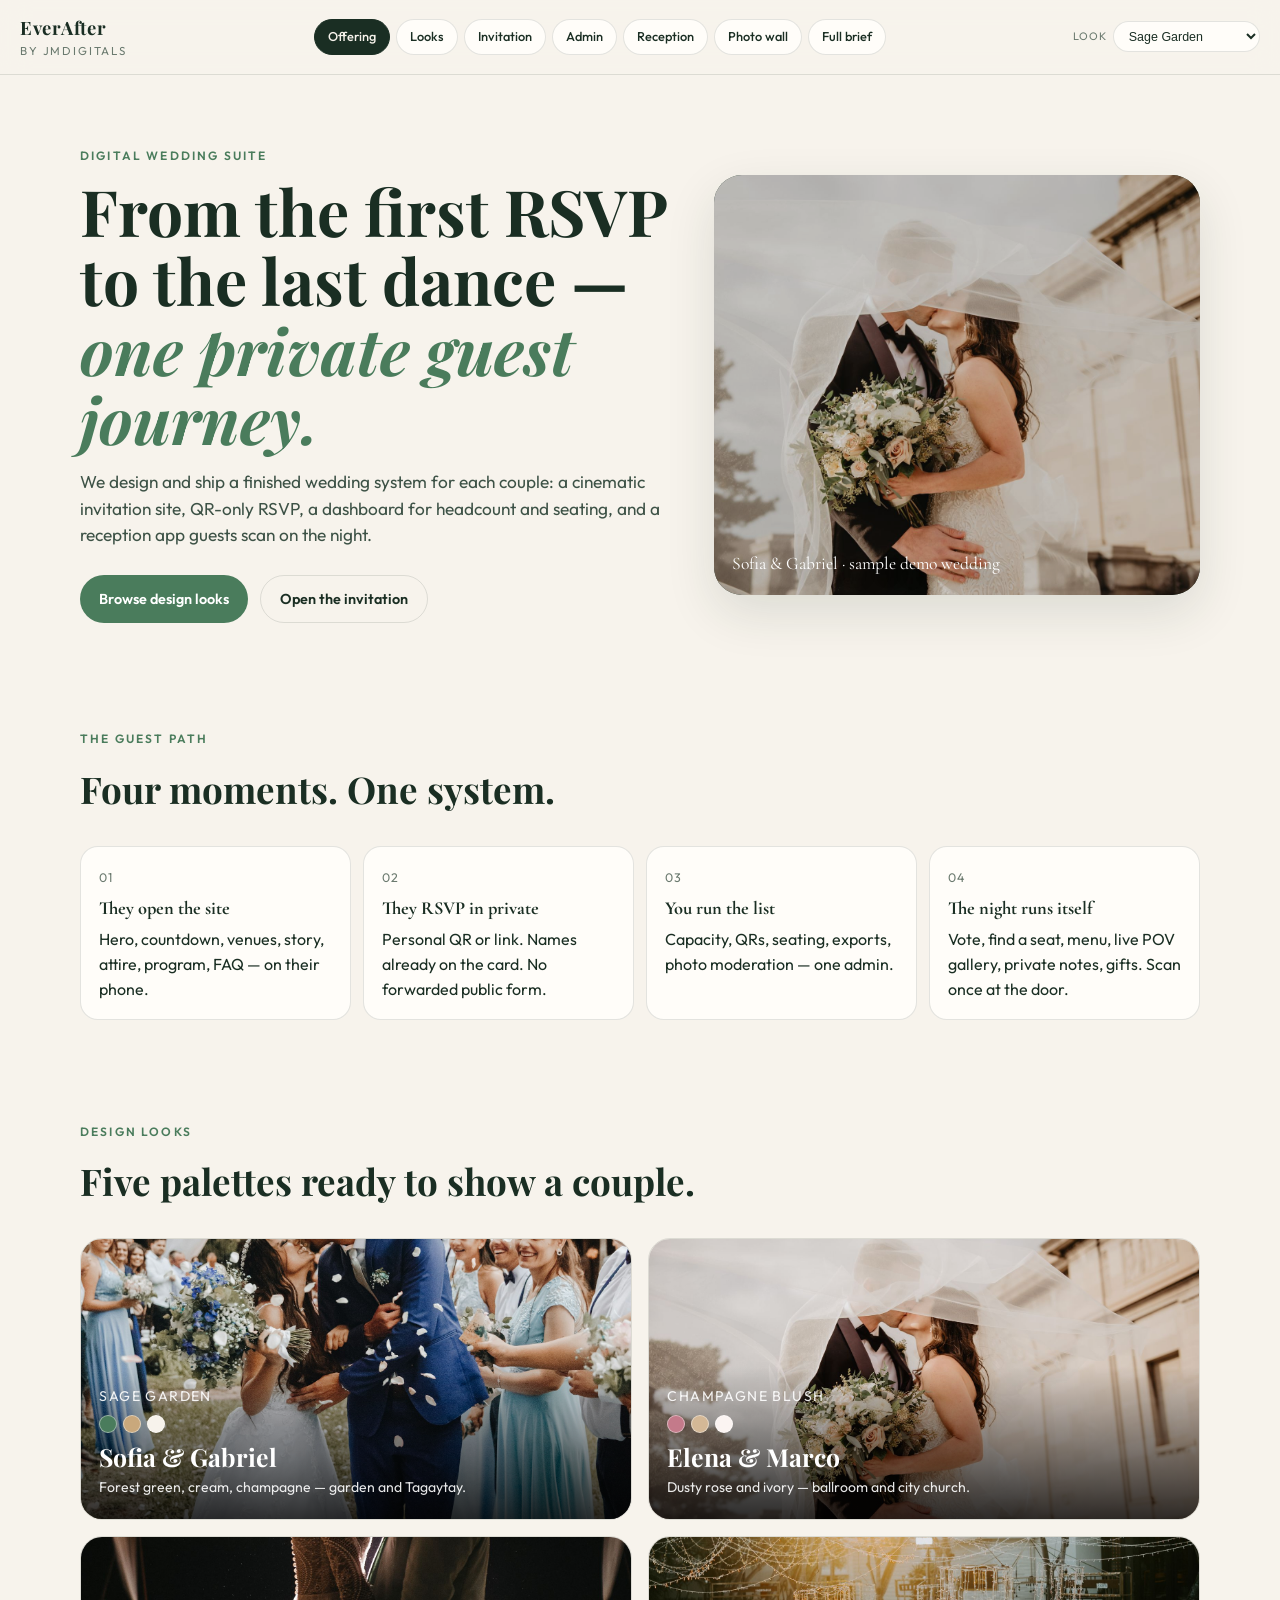
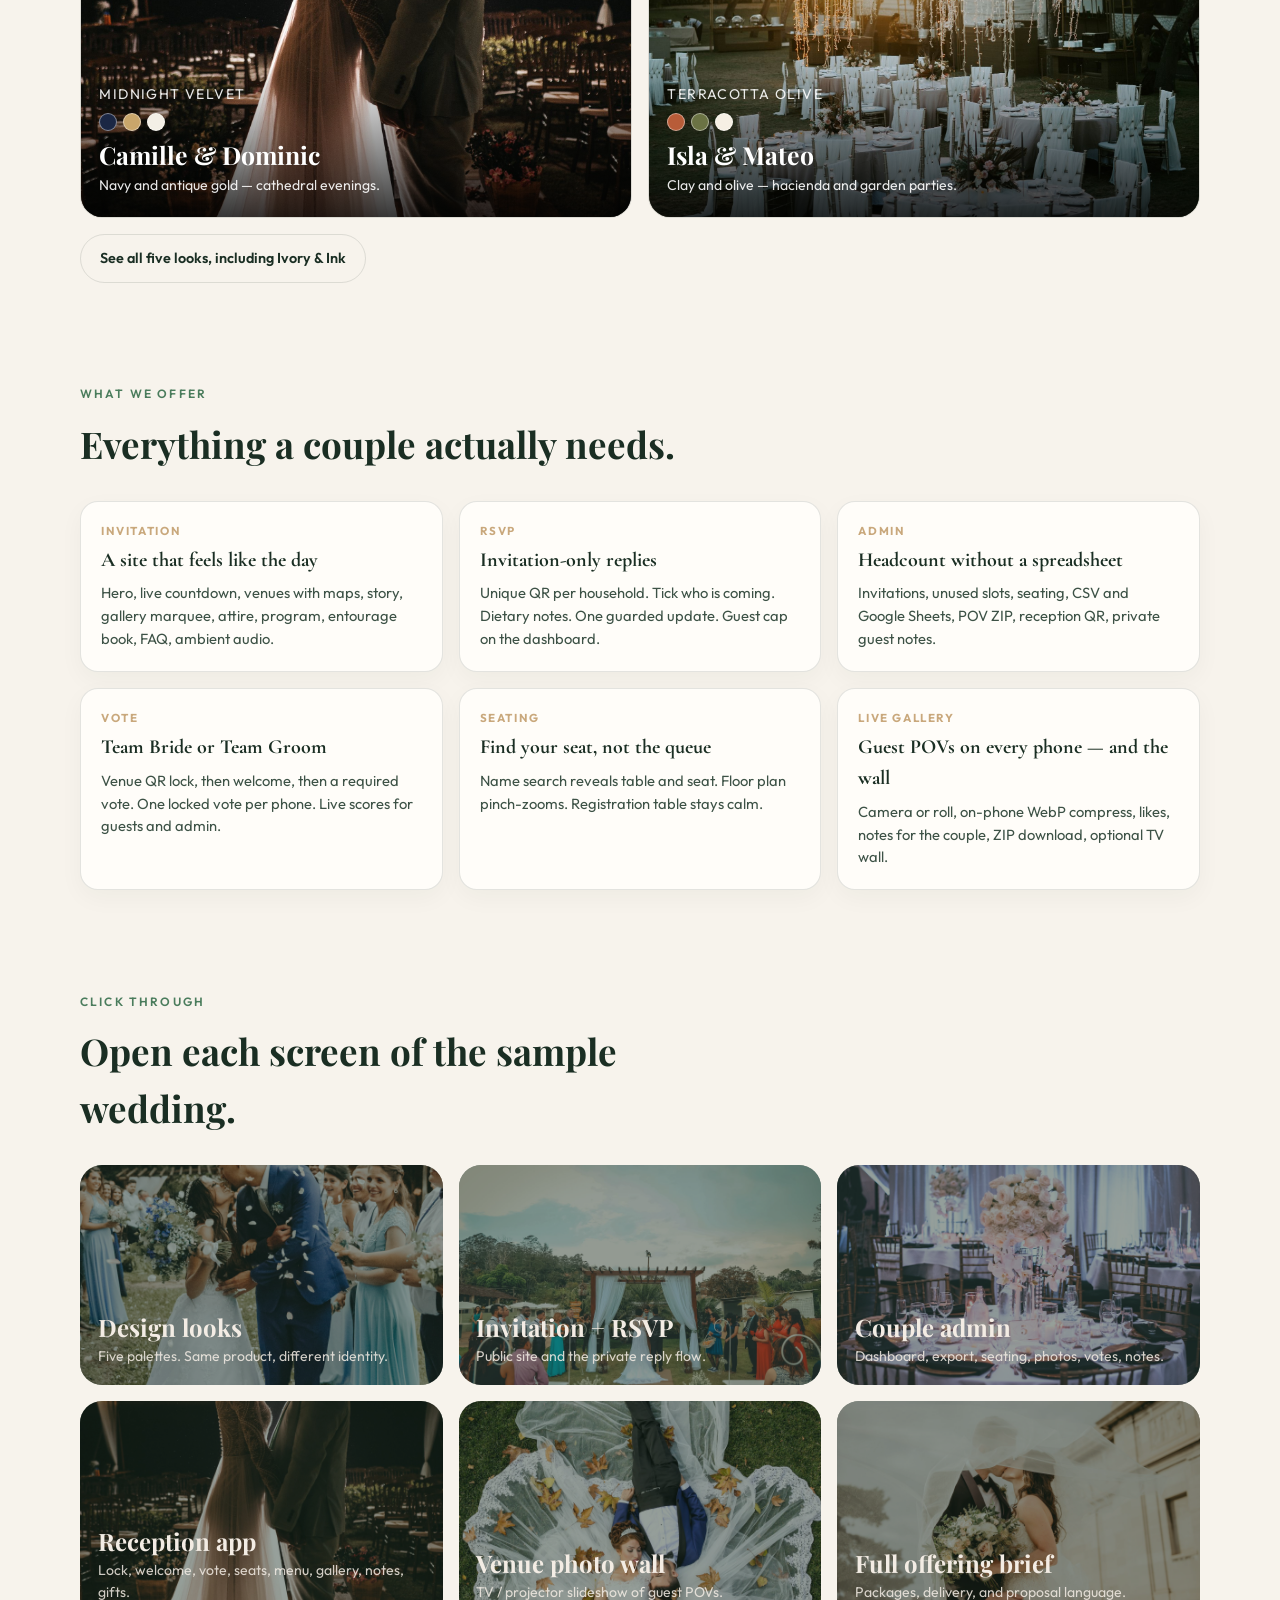
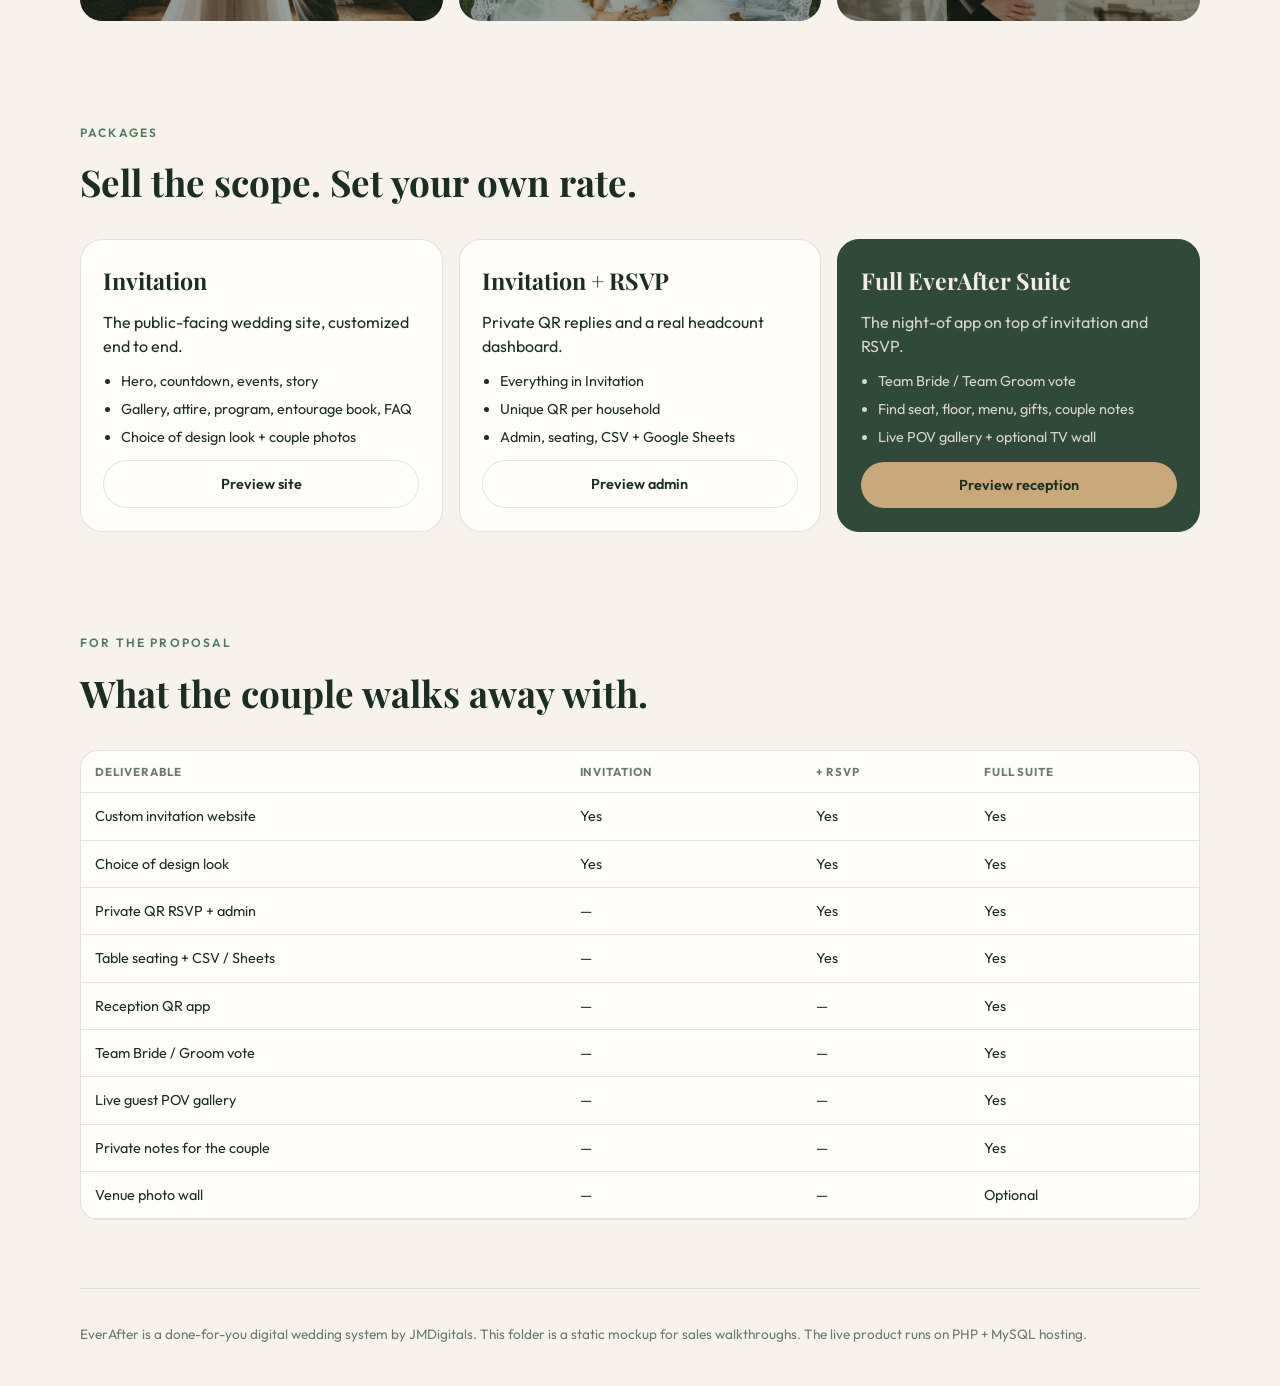
<file: index.html>
<!DOCTYPE html>
<html lang="en">
<head>
  <meta charset="UTF-8" />
  <meta name="viewport" content="width=device-width, initial-scale=1.0" />
  <script>document.documentElement.setAttribute("data-theme", new URLSearchParams(location.search).get("theme") || localStorage.getItem("ea-theme") || "sage");</script>
  <title>EverAfter — Digital Wedding Suite | JMDigitals</title>
  <meta name="description" content="A complete digital wedding system: invitation website, private QR RSVP, admin dashboard, and live reception app." />
  <link rel="stylesheet" href="assets/mockup.css" />
  <link rel="stylesheet" href="assets/themes.css" />
</head>
<body>
  <header class="hub-bar">
    <a class="hub-brand" href="index.html">
      <strong>EverAfter</strong>
      <span>by JMDigitals</span>
    </a>
    <nav class="hub-nav" aria-label="Mockup screens">
      <a class="is-active" href="index.html">Offering</a>
      <a href="designs.html">Looks</a>
      <a href="invitation.html">Invitation</a>
      <a href="admin.html">Admin</a>
      <a href="reception.html">Reception</a>
      <a href="wall.html">Photo wall</a>
      <a href="offering.html">Full brief</a>
    </nav>
    <div class="theme-switch">
      <label for="theme-select">Look</label>
      <select id="theme-select">
        <option value="sage">Sage Garden</option>
        <option value="blush">Champagne Blush</option>
        <option value="navy">Midnight Velvet</option>
        <option value="terra">Terracotta Olive</option>
        <option value="ink">Ivory &amp; Ink</option>
      </select>
    </div>
  </header>

  <main>
    <section class="hero wrap">
      <div>
        <p class="eyebrow">Digital wedding suite</p>
        <h1>From the first RSVP to the last dance — <em>one private guest journey.</em></h1>
        <p class="lede">
          We design and ship a finished wedding system for each couple: a cinematic invitation site,
          QR-only RSVP, a dashboard for headcount and seating, and a reception app guests scan on the night.
        </p>
        <div class="hero-actions">
          <a class="btn btn-primary" href="designs.html">Browse design looks</a>
          <a class="btn btn-ghost" href="invitation.html">Open the invitation</a>
        </div>
      </div>
      <figure class="hero-art">
        <img src="assets/photos/hub-hero.jpg" alt="Wedding celebration" />
        <figcaption>Sofia &amp; Gabriel · sample demo wedding</figcaption>
      </figure>
    </section>

    <section class="wrap">
      <div class="section-head">
        <p class="eyebrow">The guest path</p>
        <h2>Four moments. One system.</h2>
      </div>
      <div class="journey">
        <article>
          <span>01</span>
          <strong>They open the site</strong>
          <p>Hero, countdown, venues, story, attire, program, FAQ — on their phone.</p>
        </article>
        <article>
          <span>02</span>
          <strong>They RSVP in private</strong>
          <p>Personal QR or link. Names already on the card. No forwarded public form.</p>
        </article>
        <article>
          <span>03</span>
          <strong>You run the list</strong>
          <p>Capacity, QRs, seating, exports, photo moderation — one admin.</p>
        </article>
        <article>
          <span>04</span>
          <strong>The night runs itself</strong>
          <p>Vote, find a seat, menu, live POV gallery, private notes, gifts. Scan once at the door.</p>
        </article>
      </div>
    </section>

    <section class="wrap">
      <div class="section-head">
        <p class="eyebrow">Design looks</p>
        <h2>Five palettes ready to show a couple.</h2>
      </div>
      <div class="looks">
        <a class="look" href="invitation.html?theme=sage">
          <img src="assets/photos/look-sage.jpg" alt="" />
          <div class="look-body">
            <p class="look-meta">Sage Garden</p>
            <div class="swatches">
              <i class="swatch" style="background:#4a7c5c"></i>
              <i class="swatch" style="background:#c9a87c"></i>
              <i class="swatch" style="background:#f7f3ec"></i>
            </div>
            <h3>Sofia &amp; Gabriel</h3>
            <p>Forest green, cream, champagne — garden and Tagaytay.</p>
          </div>
        </a>
        <a class="look" href="invitation.html?theme=blush">
          <img src="assets/photos/look-blush.jpg" alt="" />
          <div class="look-body">
            <p class="look-meta">Champagne Blush</p>
            <div class="swatches">
              <i class="swatch" style="background:#c47a8a"></i>
              <i class="swatch" style="background:#d4b896"></i>
              <i class="swatch" style="background:#fbf4f2"></i>
            </div>
            <h3>Elena &amp; Marco</h3>
            <p>Dusty rose and ivory — ballroom and city church.</p>
          </div>
        </a>
        <a class="look" href="invitation.html?theme=navy">
          <img src="assets/photos/look-navy.jpg" alt="" />
          <div class="look-body">
            <p class="look-meta">Midnight Velvet</p>
            <div class="swatches">
              <i class="swatch" style="background:#1b2744"></i>
              <i class="swatch" style="background:#c9a66b"></i>
              <i class="swatch" style="background:#f3efe6"></i>
            </div>
            <h3>Camille &amp; Dominic</h3>
            <p>Navy and antique gold — cathedral evenings.</p>
          </div>
        </a>
        <a class="look" href="invitation.html?theme=terra">
          <img src="assets/photos/look-terra.jpg" alt="" />
          <div class="look-body">
            <p class="look-meta">Terracotta Olive</p>
            <div class="swatches">
              <i class="swatch" style="background:#b85c38"></i>
              <i class="swatch" style="background:#6b7344"></i>
              <i class="swatch" style="background:#f6efe4"></i>
            </div>
            <h3>Isla &amp; Mateo</h3>
            <p>Clay and olive — hacienda and garden parties.</p>
          </div>
        </a>
      </div>
      <p style="margin-top:1rem"><a class="btn btn-ghost" href="designs.html">See all five looks, including Ivory &amp; Ink</a></p>
    </section>

    <section class="wrap">
      <div class="section-head">
        <p class="eyebrow">What we offer</p>
        <h2>Everything a couple actually needs.</h2>
      </div>
      <div class="cards">
        <article class="card">
          <p class="num">Invitation</p>
          <h3>A site that feels like the day</h3>
          <p>Hero, live countdown, venues with maps, story, gallery marquee, attire, program, entourage book, FAQ, ambient audio.</p>
        </article>
        <article class="card">
          <p class="num">RSVP</p>
          <h3>Invitation-only replies</h3>
          <p>Unique QR per household. Tick who is coming. Dietary notes. One guarded update. Guest cap on the dashboard.</p>
        </article>
        <article class="card">
          <p class="num">Admin</p>
          <h3>Headcount without a spreadsheet</h3>
          <p>Invitations, unused slots, seating, CSV and Google Sheets, POV ZIP, reception QR, private guest notes.</p>
        </article>
        <article class="card">
          <p class="num">Vote</p>
          <h3>Team Bride or Team Groom</h3>
          <p>Venue QR lock, then welcome, then a required vote. One locked vote per phone. Live scores for guests and admin.</p>
        </article>
        <article class="card">
          <p class="num">Seating</p>
          <h3>Find your seat, not the queue</h3>
          <p>Name search reveals table and seat. Floor plan pinch-zooms. Registration table stays calm.</p>
        </article>
        <article class="card">
          <p class="num">Live gallery</p>
          <h3>Guest POVs on every phone — and the wall</h3>
          <p>Camera or roll, on-phone WebP compress, likes, notes for the couple, ZIP download, optional TV wall.</p>
        </article>
      </div>
    </section>

    <section class="wrap">
      <div class="section-head">
        <p class="eyebrow">Click through</p>
        <h2>Open each screen of the sample wedding.</h2>
      </div>
      <div class="screens">
        <a class="screen-link" href="designs.html">
          <img src="assets/photos/look-sage.jpg" alt="" />
          <div>
            <h3>Design looks</h3>
            <p>Five palettes. Same product, different identity.</p>
          </div>
        </a>
        <a class="screen-link" href="invitation.html">
          <img src="assets/photos/ceremony.jpg" alt="" />
          <div>
            <h3>Invitation + RSVP</h3>
            <p>Public site and the private reply flow.</p>
          </div>
        </a>
        <a class="screen-link" href="admin.html">
          <img src="assets/photos/table-ballroom.jpg" alt="" />
          <div>
            <h3>Couple admin</h3>
            <p>Dashboard, export, seating, photos, votes, notes.</p>
          </div>
        </a>
        <a class="screen-link" href="reception.html">
          <img src="assets/photos/hero-navy.jpg" alt="" />
          <div>
            <h3>Reception app</h3>
            <p>Lock, welcome, vote, seats, menu, gallery, notes, gifts.</p>
          </div>
        </a>
        <a class="screen-link" href="wall.html">
          <img src="assets/photos/gallery-06.jpg" alt="" />
          <div>
            <h3>Venue photo wall</h3>
            <p>TV / projector slideshow of guest POVs.</p>
          </div>
        </a>
        <a class="screen-link" href="offering.html">
          <img src="assets/photos/hub-hero.jpg" alt="" />
          <div>
            <h3>Full offering brief</h3>
            <p>Packages, delivery, and proposal language.</p>
          </div>
        </a>
      </div>
    </section>

    <section class="wrap">
      <div class="section-head">
        <p class="eyebrow">Packages</p>
        <h2>Sell the scope. Set your own rate.</h2>
      </div>
      <div class="packages">
        <article class="package">
          <h3>Invitation</h3>
          <p>The public-facing wedding site, customized end to end.</p>
          <ul>
            <li>Hero, countdown, events, story</li>
            <li>Gallery, attire, program, entourage book, FAQ</li>
            <li>Choice of design look + couple photos</li>
          </ul>
          <a class="btn btn-ghost" href="invitation.html">Preview site</a>
        </article>
        <article class="package">
          <h3>Invitation + RSVP</h3>
          <p>Private QR replies and a real headcount dashboard.</p>
          <ul>
            <li>Everything in Invitation</li>
            <li>Unique QR per household</li>
            <li>Admin, seating, CSV + Google Sheets</li>
          </ul>
          <a class="btn btn-ghost" href="admin.html">Preview admin</a>
        </article>
        <article class="package is-featured">
          <h3>Full EverAfter Suite</h3>
          <p>The night-of app on top of invitation and RSVP.</p>
          <ul>
            <li>Team Bride / Team Groom vote</li>
            <li>Find seat, floor, menu, gifts, couple notes</li>
            <li>Live POV gallery + optional TV wall</li>
          </ul>
          <a class="btn btn-gold" href="reception.html">Preview reception</a>
        </article>
      </div>
    </section>

    <section class="wrap">
      <div class="section-head">
        <p class="eyebrow">For the proposal</p>
        <h2>What the couple walks away with.</h2>
      </div>
      <div class="table-wrap">
        <table>
          <thead>
            <tr>
              <th>Deliverable</th>
              <th>Invitation</th>
              <th>+ RSVP</th>
              <th>Full suite</th>
            </tr>
          </thead>
          <tbody>
            <tr><td>Custom invitation website</td><td>Yes</td><td>Yes</td><td>Yes</td></tr>
            <tr><td>Choice of design look</td><td>Yes</td><td>Yes</td><td>Yes</td></tr>
            <tr><td>Private QR RSVP + admin</td><td>—</td><td>Yes</td><td>Yes</td></tr>
            <tr><td>Table seating + CSV / Sheets</td><td>—</td><td>Yes</td><td>Yes</td></tr>
            <tr><td>Reception QR app</td><td>—</td><td>—</td><td>Yes</td></tr>
            <tr><td>Team Bride / Groom vote</td><td>—</td><td>—</td><td>Yes</td></tr>
            <tr><td>Live guest POV gallery</td><td>—</td><td>—</td><td>Yes</td></tr>
            <tr><td>Private notes for the couple</td><td>—</td><td>—</td><td>Yes</td></tr>
            <tr><td>Venue photo wall</td><td>—</td><td>—</td><td>Optional</td></tr>
          </tbody>
        </table>
      </div>
    </section>
  </main>

  <footer class="hub-foot wrap">
    <p>EverAfter is a done-for-you digital wedding system by JMDigitals. This folder is a static mockup for sales walkthroughs. The live product runs on PHP + MySQL hosting.</p>
  </footer>
  <script src="assets/mockup.js"></script>
</body>
</html>
</file>
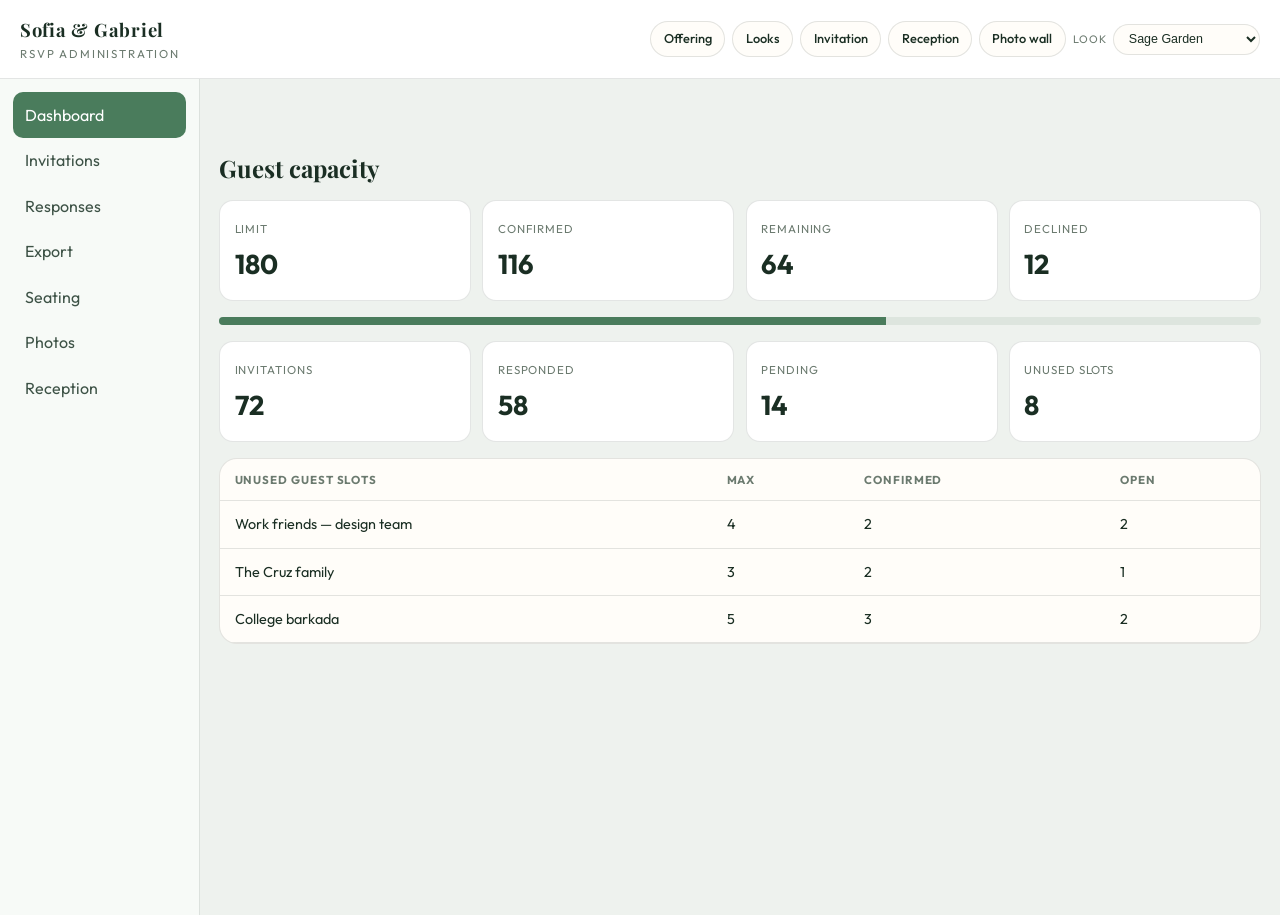
<file: admin.html>
<!DOCTYPE html>
<html lang="en">
<head>
  <meta charset="UTF-8" />
  <meta name="viewport" content="width=device-width, initial-scale=1.0" />
  <script>document.documentElement.setAttribute("data-theme", new URLSearchParams(location.search).get("theme") || localStorage.getItem("ea-theme") || "sage");</script>
  <title>Admin mockup — EverAfter</title>
  <link rel="stylesheet" href="assets/mockup.css" />
  <link rel="stylesheet" href="assets/themes.css" />
</head>
<body class="admin" data-page-title="Admin — {names}">
  <header class="admin-top">
    <a class="hub-brand" href="index.html">
      <strong data-copy="names">Sofia &amp; Gabriel</strong>
      <span>RSVP administration</span>
    </a>
    <div style="display:flex;gap:0.4rem;flex-wrap:wrap;align-items:center">
      <a class="chip" href="index.html">Offering</a>
      <a class="chip" href="designs.html">Looks</a>
      <a class="chip" href="invitation.html">Invitation</a>
      <a class="chip" href="reception.html">Reception</a>
      <a class="chip" href="wall.html">Photo wall</a>
      <div class="theme-switch">
        <label for="theme-select">Look</label>
        <select id="theme-select">
          <option value="sage">Sage Garden</option>
          <option value="blush">Champagne Blush</option>
          <option value="navy">Midnight Velvet</option>
          <option value="terra">Terracotta Olive</option>
          <option value="ink">Ivory &amp; Ink</option>
        </select>
      </div>
    </div>
  </header>

  <div class="admin-layout">
    <nav class="admin-side" aria-label="Admin sections">
      <button type="button" class="is-on" data-panel="dash">Dashboard</button>
      <button type="button" data-panel="invites">Invitations</button>
      <button type="button" data-panel="replies">Responses</button>
      <button type="button" data-panel="export">Export</button>
      <button type="button" data-panel="seats">Seating</button>
      <button type="button" data-panel="photos">Photos</button>
      <button type="button" data-panel="rec">Reception</button>
    </nav>

    <div class="admin-main">
      <section class="panel is-on" id="dash">
        <h2 style="font-family:var(--font-display);margin-bottom:0.8rem">Guest capacity</h2>
        <div class="kpis">
          <div class="kpi"><small>Limit</small><strong>180</strong></div>
          <div class="kpi"><small>Confirmed</small><strong>116</strong></div>
          <div class="kpi"><small>Remaining</small><strong>64</strong></div>
          <div class="kpi"><small>Declined</small><strong>12</strong></div>
        </div>
        <div class="progress" aria-hidden="true"><span></span></div>
        <div class="kpis">
          <div class="kpi"><small>Invitations</small><strong>72</strong></div>
          <div class="kpi"><small>Responded</small><strong>58</strong></div>
          <div class="kpi"><small>Pending</small><strong>14</strong></div>
          <div class="kpi"><small>Unused slots</small><strong>8</strong></div>
        </div>
        <div class="table-wrap" style="margin-top:1rem">
          <table>
            <thead><tr><th>Unused guest slots</th><th>Max</th><th>Confirmed</th><th>Open</th></tr></thead>
            <tbody>
              <tr><td>Work friends — design team</td><td>4</td><td>2</td><td>2</td></tr>
              <tr><td>The Cruz family</td><td>3</td><td>2</td><td>1</td></tr>
              <tr><td>College barkada</td><td>5</td><td>3</td><td>2</td></tr>
            </tbody>
          </table>
        </div>
      </section>

      <section class="panel" id="invites">
        <h2 style="font-family:var(--font-display);margin-bottom:0.8rem">Invitations</h2>
        <p style="color:var(--muted);margin-bottom:0.8rem">Create one household or import a CSV. Each row gets its own QR and personal link. Guests RSVP by scanning — password is only for the legacy login.</p>
        <div class="admin-actions">
          <button class="btn btn-primary" type="button" data-mock-action="Live admin: create invitation with guest names, max party size, and optional email.">Create invitation</button>
          <button class="btn btn-ghost" type="button" data-mock-action="Live admin: bulk CSV import of households.">Import CSV</button>
        </div>
        <div class="table-wrap">
          <table>
            <thead><tr><th>Household</th><th>Guests</th><th>QR</th><th>Status</th></tr></thead>
            <tbody>
              <tr><td>The Cruz family</td><td>3</td><td>Ready</td><td><span class="tag tag-yes">Sent</span></td></tr>
              <tr><td>Reyes parents</td><td>2</td><td>Ready</td><td><span class="tag tag-yes">Sent</span></td></tr>
              <tr><td>Work friends — design team</td><td>4</td><td>Ready</td><td><span class="tag tag-pending">Draft</span></td></tr>
              <tr><td>Tita Rosa</td><td>1</td><td>Ready</td><td><span class="tag tag-yes">Sent</span></td></tr>
            </tbody>
          </table>
        </div>
      </section>

      <section class="panel" id="replies">
        <h2 style="font-family:var(--font-display);margin-bottom:0.8rem">Responses</h2>
        <p style="color:var(--muted);margin-bottom:0.8rem">Search by guest, invitation, or attendee. One guarded update per invitation after the first submit.</p>
        <div class="table-wrap">
          <table>
            <thead><tr><th>Name</th><th>Reply</th><th>Notes</th></tr></thead>
            <tbody>
              <tr><td>Ana Cruz, Miguel Santos</td><td><span class="tag tag-yes">Yes · 2</span></td><td>No pork</td></tr>
              <tr><td>Lila Mendoza</td><td><span class="tag tag-no">Decline</span></td><td>—</td></tr>
              <tr><td>Diego Reyes</td><td><span class="tag tag-pending">Pending</span></td><td>—</td></tr>
            </tbody>
          </table>
        </div>
      </section>

      <section class="panel" id="export">
        <h2 style="font-family:var(--font-display);margin-bottom:0.8rem">Export</h2>
        <article class="card" style="margin-bottom:0.8rem">
          <h3>Google Sheets</h3>
          <p>Push invitations or responses to a shared sheet. Live product reads credentials from the server environment — never from the browser.</p>
          <div class="admin-actions">
            <button class="btn btn-primary" type="button" data-mock-action="Mockup only — live admin pushes invitations to Google Sheets.">Export invitations</button>
            <button class="btn btn-ghost" type="button" data-mock-action="Mockup only — live admin pushes RSVP responses to Google Sheets.">Export responses</button>
          </div>
        </article>
        <article class="card">
          <h3>CSV download</h3>
          <p>Flat files for backup or mail merge.</p>
          <div class="admin-actions">
            <button class="btn btn-ghost" type="button" data-mock-action="Would download invitations.csv">Invitations CSV</button>
            <button class="btn btn-ghost" type="button" data-mock-action="Would download responses.csv">Responses CSV</button>
            <button class="btn btn-ghost" type="button" data-mock-action="Would download full RSVP.csv">Full RSVP CSV</button>
          </div>
        </article>
      </section>

      <section class="panel" id="seats">
        <h2 style="font-family:var(--font-display);margin-bottom:0.8rem">Seating</h2>
        <p style="color:var(--muted);margin-bottom:0.8rem">Capacity 180 · 10 seats per table · 18 tables needed. Guests only see their seat after they search their name on the night.</p>
        <div class="table-wrap">
          <table>
            <thead><tr><th>Guest</th><th>Table</th><th>Seat</th></tr></thead>
            <tbody>
              <tr><td data-copy="brideFull">Sofia Reyes</td><td>4 · sweetheart</td><td>1</td></tr>
              <tr><td data-copy="groomFull">Gabriel Cruz</td><td>4 · sweetheart</td><td>2</td></tr>
              <tr><td>Ana Cruz</td><td>7</td><td>3</td></tr>
              <tr><td>Miguel Santos</td><td>7</td><td>4</td></tr>
            </tbody>
          </table>
        </div>
      </section>

      <section class="panel" id="photos">
        <h2 style="font-family:var(--font-display);margin-bottom:0.8rem">Guest POV gallery</h2>
        <p style="color:var(--muted);margin-bottom:0.8rem">Hide, delete, or download a ZIP of every full-resolution upload. 64 photos in this sample.</p>
        <div class="admin-actions">
          <button class="btn btn-primary" type="button" data-mock-action="Live admin streams a ZIP of every guest photo.">Export all (.zip)</button>
          <button class="btn btn-ghost" type="button" data-mock-action="Refresh the photo grid.">Refresh</button>
        </div>
        <div class="photo-grid">
          <img src="assets/photos/pov-01.jpg" alt="" />
          <img src="assets/photos/pov-02.jpg" alt="" />
          <img src="assets/photos/pov-03.jpg" alt="" />
          <img src="assets/photos/pov-04.jpg" alt="" />
        </div>
      </section>

      <section class="panel" id="rec">
        <h2 style="font-family:var(--font-display);margin-bottom:0.8rem">Reception night</h2>
        <p style="color:var(--muted)">Print the venue QR. Watch Team Bride vs Team Groom live. Read private guest notes. Reset votes after rehearsal.</p>
        <div class="vote-row">
          <div class="vote-pill bride"><small>Team Bride</small><strong style="display:block;font-size:2rem">48</strong></div>
          <div class="vote-pill groom"><small>Team Groom</small><strong style="display:block;font-size:2rem">41</strong></div>
        </div>
        <div class="admin-actions">
          <button class="btn btn-ghost" type="button" data-mock-action="Votes refresh from the live tally.">Refresh votes</button>
          <button class="btn btn-ghost" type="button" data-mock-action="Live admin can reset votes after rehearsal so the same phones can vote again.">Reset votes for testing</button>
        </div>
        <h3 style="font-family:var(--font-serif);margin:1.2rem 0 0.5rem">Messages for the couple</h3>
        <p style="color:var(--muted);font-size:0.88rem;margin-bottom:0.6rem">Private notes from the reception app. Export CSV or clear after the wedding.</p>
        <div class="msg-card"><strong>Tita Rosa</strong><p>So proud of you both. Save us a dance.</p><small>8:14 PM</small></div>
        <div class="msg-card"><strong>Miguel Santos</strong><p>Thank you for including us. The ceremony was beautiful.</p><small>8:32 PM</small></div>
        <div class="admin-actions">
          <button class="btn btn-ghost" type="button" data-mock-action="Would download reception-messages.csv">Export messages CSV</button>
        </div>
        <h3 style="font-family:var(--font-serif);margin:1.2rem 0 0.5rem">Venue access QR</h3>
        <p style="color:var(--muted);font-size:0.88rem">Embeds the reception key. Anyone who scans it unlocks seating, menu, gallery, notes, and gifts.</p>
        <div class="qr-placeholder" aria-hidden="true"></div>
        <button class="btn btn-primary" type="button" data-mock-action="Live admin generates and downloads a print-ready reception QR.">Generate reception QR</button>
      </section>
    </div>
  </div>
  <script src="assets/mockup.js"></script>
</body>
</html>
</file>
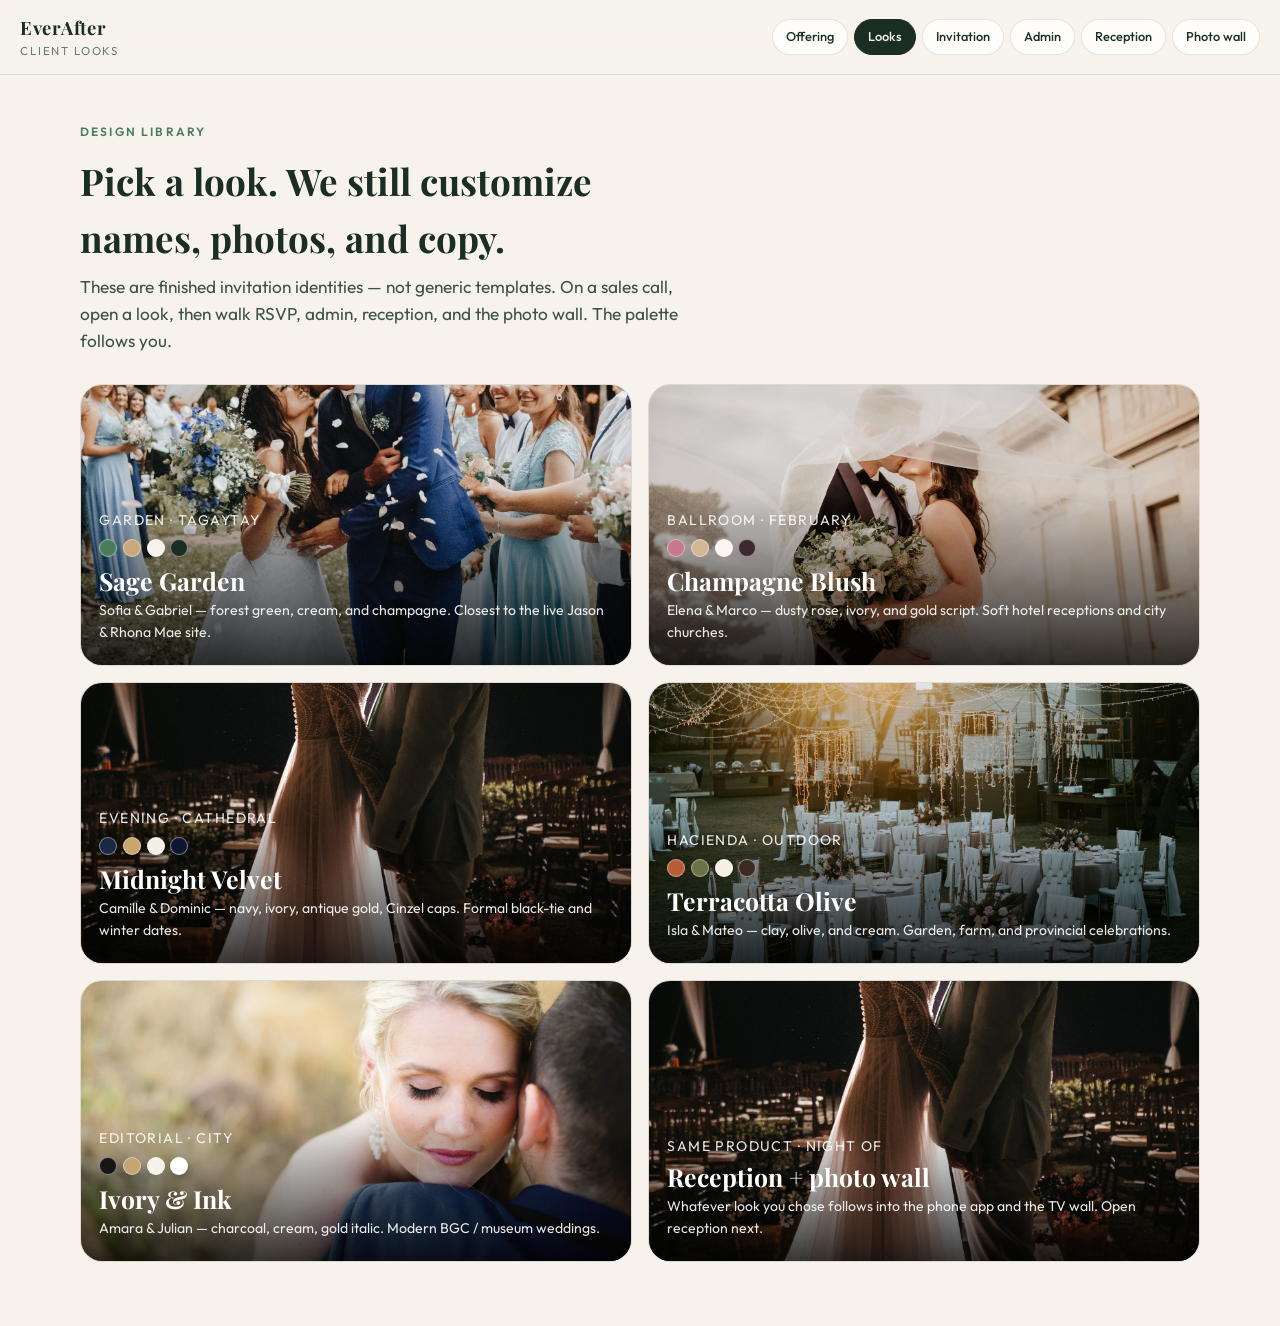
<file: designs.html>
<!DOCTYPE html>
<html lang="en">
<head>
  <meta charset="UTF-8" />
  <meta name="viewport" content="width=device-width, initial-scale=1.0" />
  <script>document.documentElement.setAttribute("data-theme", new URLSearchParams(location.search).get("theme") || localStorage.getItem("ea-theme") || "sage");</script>
  <title>Design looks — EverAfter</title>
  <link rel="stylesheet" href="assets/mockup.css" />
  <link rel="stylesheet" href="assets/themes.css" />
</head>
<body data-page-title="Design looks — EverAfter">
  <header class="hub-bar">
    <a class="hub-brand" href="index.html">
      <strong>EverAfter</strong>
      <span>Client looks</span>
    </a>
    <nav class="hub-nav">
      <a href="index.html">Offering</a>
      <a class="is-active" href="designs.html">Looks</a>
      <a href="invitation.html">Invitation</a>
      <a href="admin.html">Admin</a>
      <a href="reception.html">Reception</a>
      <a href="wall.html">Photo wall</a>
    </nav>
  </header>

  <main class="wrap" style="padding: 3rem 0 4rem">
    <div class="section-head">
      <p class="eyebrow">Design library</p>
      <h2>Pick a look. We still customize names, photos, and copy.</h2>
      <p class="lede">These are finished invitation identities — not generic templates. On a sales call, open a look, then walk RSVP, admin, reception, and the photo wall. The palette follows you.</p>
    </div>

    <div class="looks">
      <a class="look" href="invitation.html?theme=sage">
        <img src="assets/photos/look-sage.jpg" alt="" />
        <div class="look-body">
          <p class="look-meta">Garden · Tagaytay</p>
          <div class="swatches">
            <i class="swatch" style="background:#4a7c5c"></i>
            <i class="swatch" style="background:#c9a87c"></i>
            <i class="swatch" style="background:#f7f3ec"></i>
            <i class="swatch" style="background:#1a2e23"></i>
          </div>
          <h3>Sage Garden</h3>
          <p>Sofia &amp; Gabriel — forest green, cream, and champagne. Closest to the live Jason &amp; Rhona Mae site.</p>
        </div>
      </a>
      <a class="look" href="invitation.html?theme=blush">
        <img src="assets/photos/look-blush.jpg" alt="" />
        <div class="look-body">
          <p class="look-meta">Ballroom · February</p>
          <div class="swatches">
            <i class="swatch" style="background:#c47a8a"></i>
            <i class="swatch" style="background:#d4b896"></i>
            <i class="swatch" style="background:#fbf4f2"></i>
            <i class="swatch" style="background:#3d2a30"></i>
          </div>
          <h3>Champagne Blush</h3>
          <p>Elena &amp; Marco — dusty rose, ivory, and gold script. Soft hotel receptions and city churches.</p>
        </div>
      </a>
      <a class="look" href="invitation.html?theme=navy">
        <img src="assets/photos/look-navy.jpg" alt="" />
        <div class="look-body">
          <p class="look-meta">Evening · Cathedral</p>
          <div class="swatches">
            <i class="swatch" style="background:#1b2744"></i>
            <i class="swatch" style="background:#c9a66b"></i>
            <i class="swatch" style="background:#f3efe6"></i>
            <i class="swatch" style="background:#0f1730"></i>
          </div>
          <h3>Midnight Velvet</h3>
          <p>Camille &amp; Dominic — navy, ivory, antique gold, Cinzel caps. Formal black-tie and winter dates.</p>
        </div>
      </a>
      <a class="look" href="invitation.html?theme=terra">
        <img src="assets/photos/look-terra.jpg" alt="" />
        <div class="look-body">
          <p class="look-meta">Hacienda · Outdoor</p>
          <div class="swatches">
            <i class="swatch" style="background:#b85c38"></i>
            <i class="swatch" style="background:#6b7344"></i>
            <i class="swatch" style="background:#f6efe4"></i>
            <i class="swatch" style="background:#3a2a22"></i>
          </div>
          <h3>Terracotta Olive</h3>
          <p>Isla &amp; Mateo — clay, olive, and cream. Garden, farm, and provincial celebrations.</p>
        </div>
      </a>
      <a class="look" href="invitation.html?theme=ink">
        <img src="assets/photos/look-ink.jpg" alt="" />
        <div class="look-body">
          <p class="look-meta">Editorial · City</p>
          <div class="swatches">
            <i class="swatch" style="background:#161616"></i>
            <i class="swatch" style="background:#c4a574"></i>
            <i class="swatch" style="background:#f4f1ea"></i>
            <i class="swatch" style="background:#ffffff"></i>
          </div>
          <h3>Ivory &amp; Ink</h3>
          <p>Amara &amp; Julian — charcoal, cream, gold italic. Modern BGC / museum weddings.</p>
        </div>
      </a>
      <a class="look" href="reception.html">
        <img src="assets/photos/hero-navy.jpg" alt="" />
        <div class="look-body">
          <p class="look-meta">Same product · Night of</p>
          <h3>Reception + photo wall</h3>
          <p>Whatever look you chose follows into the phone app and the TV wall. Open reception next.</p>
        </div>
      </a>
    </div>
  </main>
  <script src="assets/mockup.js"></script>
</body>
</html>
</file>
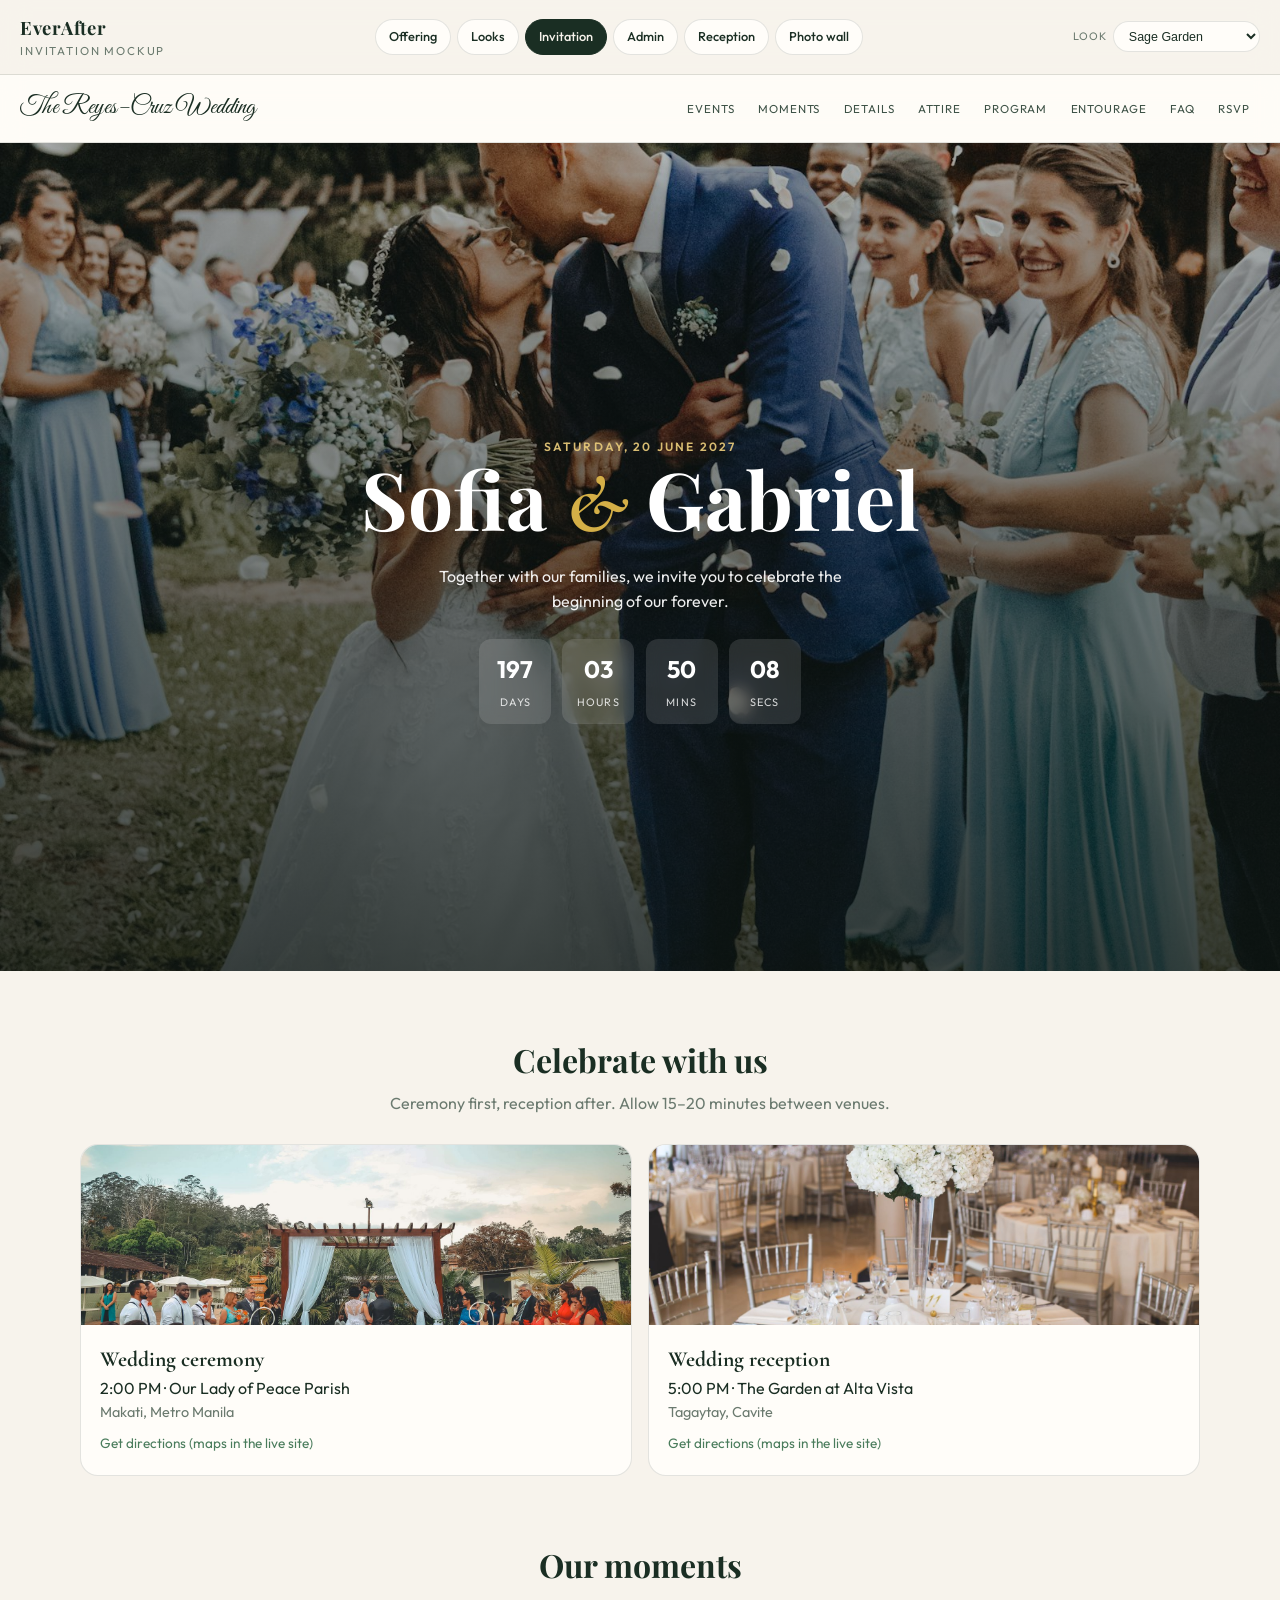
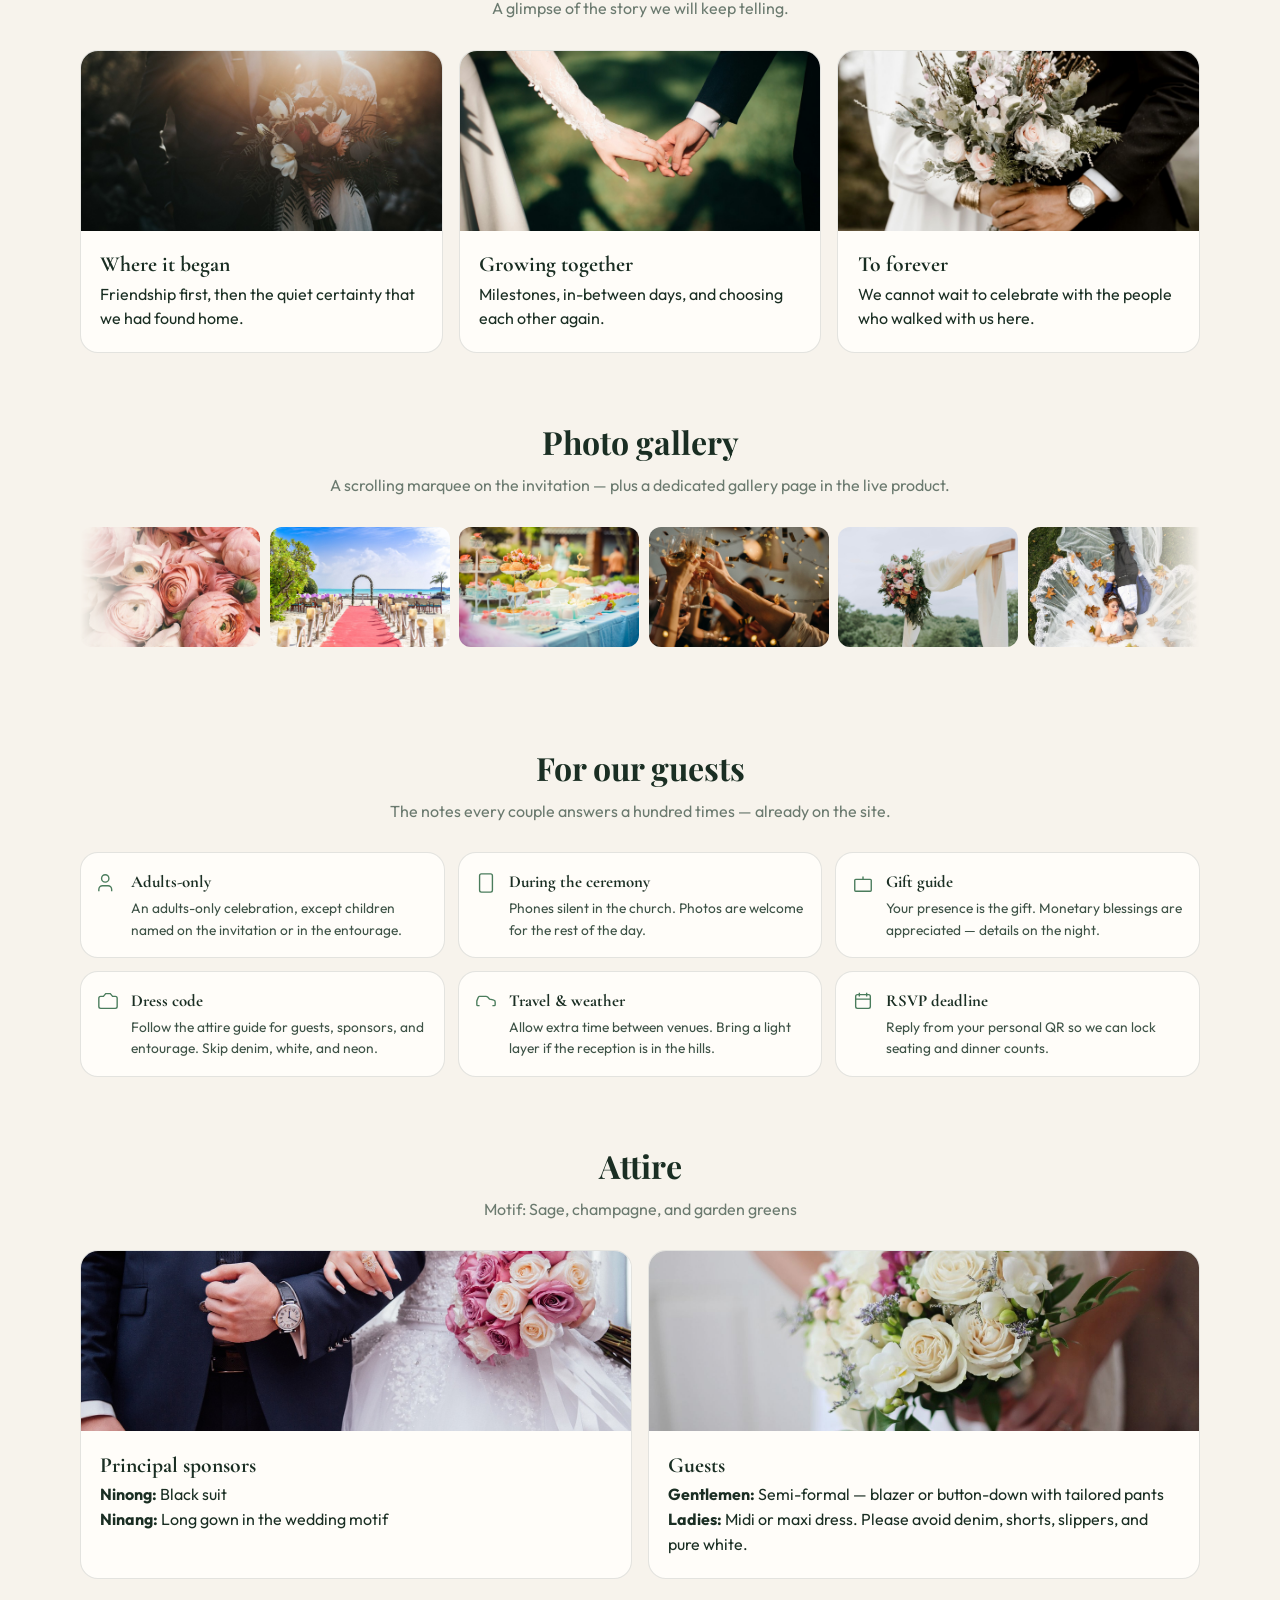
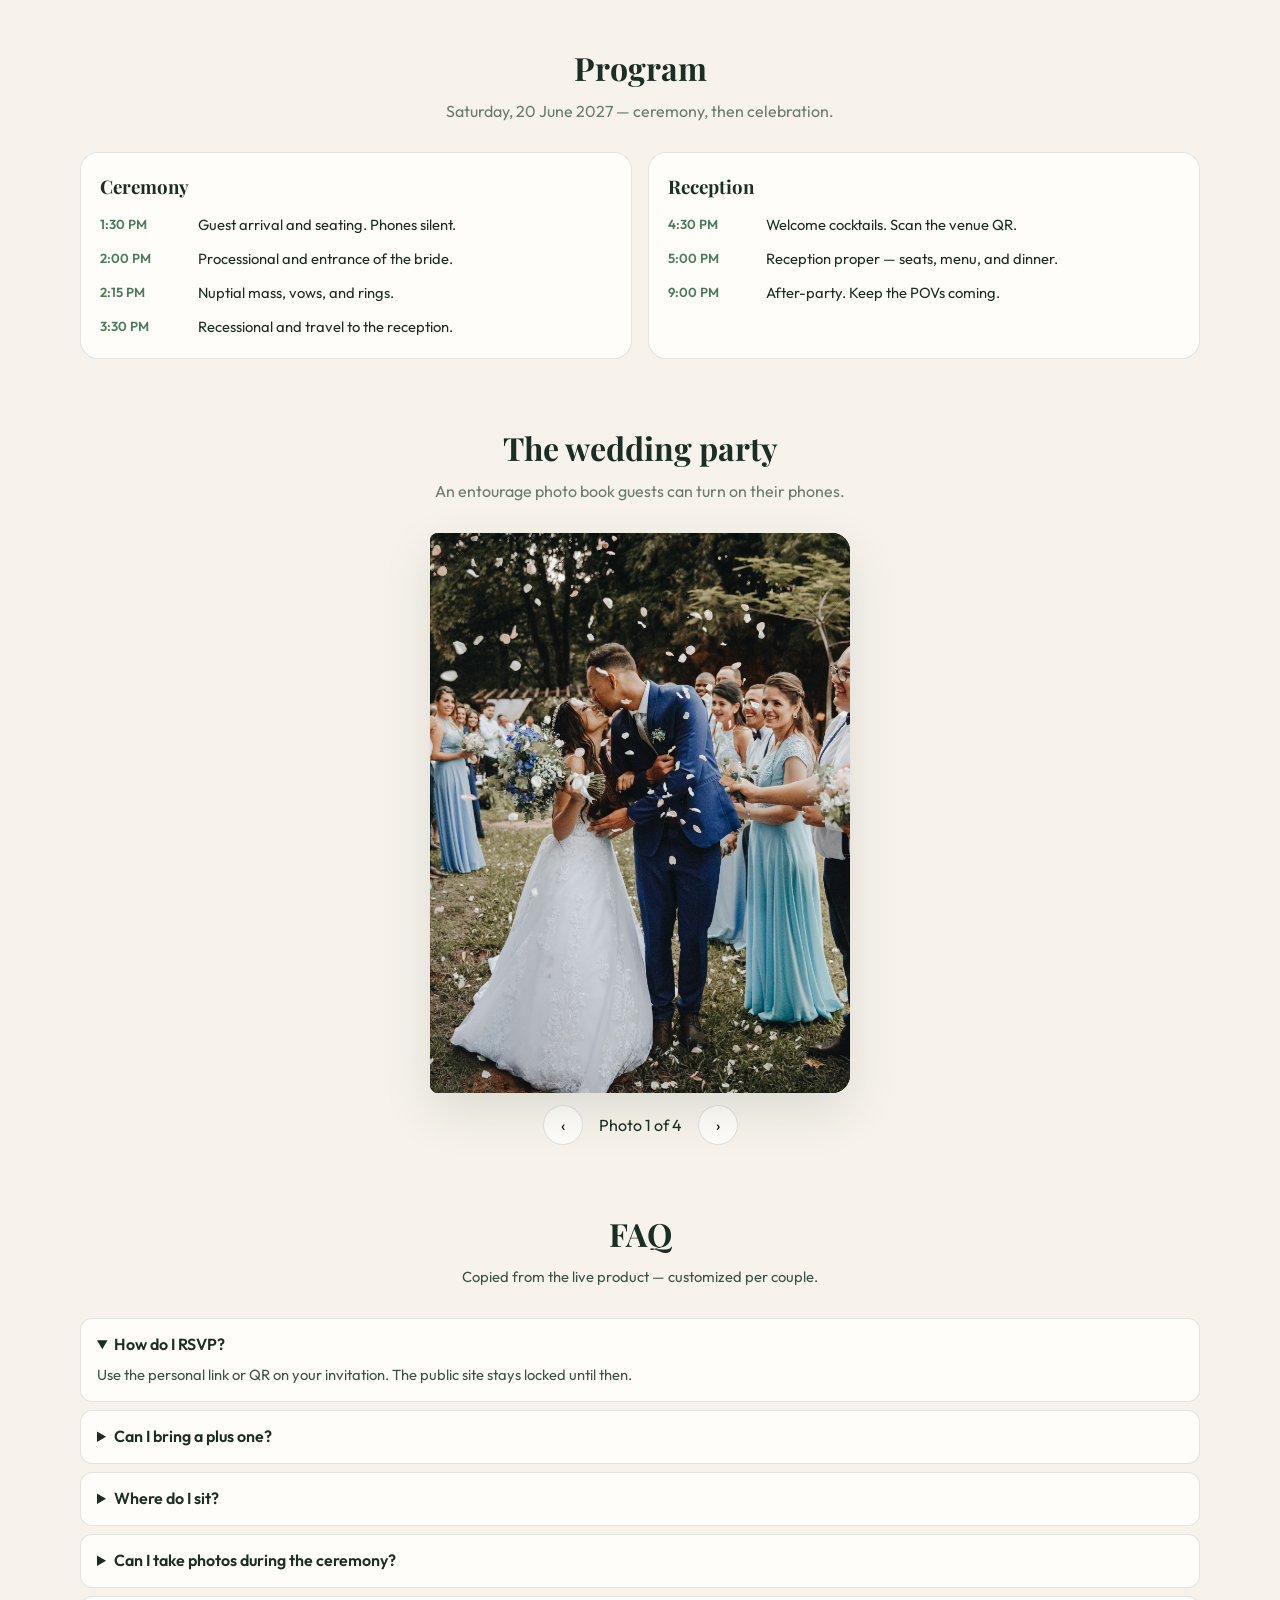
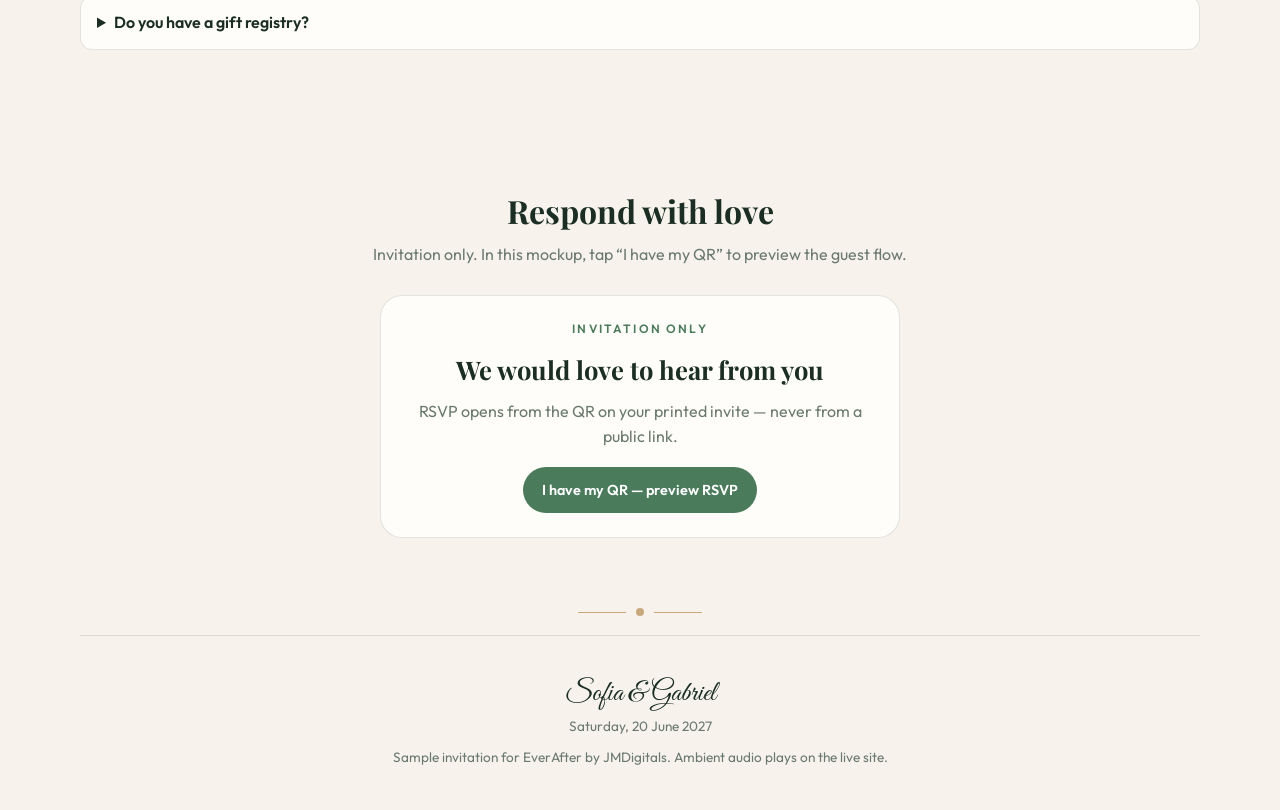
<file: invitation.html>
<!DOCTYPE html>
<html lang="en">
<head>
  <meta charset="UTF-8" />
  <meta name="viewport" content="width=device-width, initial-scale=1.0" />
  <script>document.documentElement.setAttribute("data-theme", new URLSearchParams(location.search).get("theme") || localStorage.getItem("ea-theme") || "sage");</script>
  <title>Invitation mockup — EverAfter</title>
  <link rel="stylesheet" href="assets/mockup.css" />
  <link rel="stylesheet" href="assets/themes.css" />
</head>
<body data-page-title="Invitation — {names}">
  <header class="hub-bar">
    <a class="hub-brand" href="index.html">
      <strong>EverAfter</strong>
      <span>Invitation mockup</span>
    </a>
    <nav class="hub-nav">
      <a href="index.html">Offering</a>
      <a href="designs.html">Looks</a>
      <a class="is-active" href="invitation.html">Invitation</a>
      <a href="admin.html">Admin</a>
      <a href="reception.html">Reception</a>
      <a href="wall.html">Photo wall</a>
    </nav>
    <div class="theme-switch">
      <label for="theme-select">Look</label>
      <select id="theme-select">
        <option value="sage">Sage Garden</option>
        <option value="blush">Champagne Blush</option>
        <option value="navy">Midnight Velvet</option>
        <option value="terra">Terracotta Olive</option>
        <option value="ink">Ivory &amp; Ink</option>
      </select>
    </div>
  </header>

  <header class="site-header">
    <a class="site-logo" href="#home" data-copy="brand">The Reyes–Cruz Wedding</a>
    <ul class="site-nav">
      <li><a href="#events">Events</a></li>
      <li><a href="#moments">Moments</a></li>
      <li><a href="#details">Details</a></li>
      <li><a href="#attire">Attire</a></li>
      <li><a href="#program">Program</a></li>
      <li><a href="#entourage">Entourage</a></li>
      <li><a href="#faq">FAQ</a></li>
      <li><a href="#rsvp">RSVP</a></li>
    </ul>
  </header>

  <section class="inv-hero" id="home">
    <div>
      <p class="eyebrow" style="color:#e8ca7a" data-copy="dateLong">Saturday, 20 June 2027</p>
      <h1 class="names" data-copy="namesHtml">Sofia <span class="amp">&amp;</span> Gabriel</h1>
      <p>Together with our families, we invite you to celebrate the beginning of our forever.</p>
      <div class="countdown" id="live-countdown" aria-label="Countdown">
        <div><strong data-cd="days">00</strong><small>Days</small></div>
        <div><strong data-cd="hours">00</strong><small>Hours</small></div>
        <div><strong data-cd="mins">00</strong><small>Mins</small></div>
        <div><strong data-cd="secs">00</strong><small>Secs</small></div>
      </div>
    </div>
  </section>

  <section class="inv-section wrap" id="events">
    <h2>Celebrate with us</h2>
    <p class="inv-sub">Ceremony first, reception after. Allow 15–20 minutes between venues.</p>
    <div class="event-grid">
      <article class="event-card">
        <img src="assets/photos/ceremony.jpg" alt="Ceremony" />
        <div>
          <h3>Wedding ceremony</h3>
          <p><span data-copy="ceremonyTime">2:00 PM</span> · <span data-copy="ceremonyVenue">Our Lady of Peace Parish</span></p>
          <p style="color:var(--muted);font-size:0.9rem" data-copy="ceremonyAddr">Makati, Metro Manila</p>
          <p style="margin-top:0.6rem;font-size:0.85rem;color:var(--sage)">Get directions (maps in the live site)</p>
        </div>
      </article>
      <article class="event-card">
        <img src="assets/photos/reception.jpg" alt="Reception" />
        <div>
          <h3>Wedding reception</h3>
          <p><span data-copy="receptionTime">5:00 PM</span> · <span data-copy="receptionVenue">The Garden at Alta Vista</span></p>
          <p style="color:var(--muted);font-size:0.9rem" data-copy="receptionAddr">Tagaytay, Cavite</p>
          <p style="margin-top:0.6rem;font-size:0.85rem;color:var(--sage)">Get directions (maps in the live site)</p>
        </div>
      </article>
    </div>
  </section>

  <section class="inv-section wrap" id="moments" style="padding-top:0">
    <h2>Our moments</h2>
    <p class="inv-sub">A glimpse of the story we will keep telling.</p>
    <div class="moments">
      <article class="event-card">
        <img src="assets/photos/moment-1.jpg" alt="" />
        <div><h3>Where it began</h3><p>Friendship first, then the quiet certainty that we had found home.</p></div>
      </article>
      <article class="event-card">
        <img src="assets/photos/moment-2.jpg" alt="" />
        <div><h3>Growing together</h3><p>Milestones, in-between days, and choosing each other again.</p></div>
      </article>
      <article class="event-card">
        <img src="assets/photos/moment-3.jpg" alt="" />
        <div><h3>To forever</h3><p>We cannot wait to celebrate with the people who walked with us here.</p></div>
      </article>
    </div>
  </section>

  <section class="inv-section wrap" id="gallery" style="padding-top:0">
    <h2>Photo gallery</h2>
    <p class="inv-sub">A scrolling marquee on the invitation — plus a dedicated gallery page in the live product.</p>
    <div class="marquee" aria-hidden="true">
      <div class="marquee-track">
        <img src="assets/photos/gallery-01.jpg" alt="" />
        <img src="assets/photos/gallery-02.jpg" alt="" />
        <img src="assets/photos/gallery-03.jpg" alt="" />
        <img src="assets/photos/gallery-04.jpg" alt="" />
        <img src="assets/photos/gallery-05.jpg" alt="" />
        <img src="assets/photos/gallery-06.jpg" alt="" />
        <img src="assets/photos/gallery-01.jpg" alt="" />
        <img src="assets/photos/gallery-02.jpg" alt="" />
        <img src="assets/photos/gallery-03.jpg" alt="" />
        <img src="assets/photos/gallery-04.jpg" alt="" />
        <img src="assets/photos/gallery-05.jpg" alt="" />
        <img src="assets/photos/gallery-06.jpg" alt="" />
      </div>
    </div>
  </section>

  <section class="inv-section wrap" id="details" style="padding-top:2rem">
    <h2>For our guests</h2>
    <p class="inv-sub">The notes every couple answers a hundred times — already on the site.</p>
    <div class="details-grid">
      <article class="detail-chip">
        <svg viewBox="0 0 24 24" fill="none" stroke="currentColor" stroke-width="1.5"><path d="M16 21v-2a4 4 0 0 0-4-4H6a4 4 0 0 0-4 4v2"/><circle cx="9" cy="7" r="4"/></svg>
        <div><h4>Adults-only</h4><p>An adults-only celebration, except children named on the invitation or in the entourage.</p></div>
      </article>
      <article class="detail-chip">
        <svg viewBox="0 0 24 24" fill="none" stroke="currentColor" stroke-width="1.5"><rect x="5" y="2" width="14" height="20" rx="2"/><path d="M12 18h.01"/></svg>
        <div><h4>During the ceremony</h4><p>Phones silent in the church. Photos are welcome for the rest of the day.</p></div>
      </article>
      <article class="detail-chip">
        <svg viewBox="0 0 24 24" fill="none" stroke="currentColor" stroke-width="1.5"><rect x="3" y="8" width="18" height="13" rx="1"/><path d="M12 8V5"/></svg>
        <div><h4>Gift guide</h4><p>Your presence is the gift. Monetary blessings are appreciated — details on the night.</p></div>
      </article>
      <article class="detail-chip">
        <svg viewBox="0 0 24 24" fill="none" stroke="currentColor" stroke-width="1.5"><path d="M14.5 4h-5L7 7H4a2 2 0 0 0-2 2v9a2 2 0 0 0 2 2h16a2 2 0 0 0 2-2V9a2 2 0 0 0-2-2h-3l-2.5-3z"/></svg>
        <div><h4>Dress code</h4><p>Follow the attire guide for guests, sponsors, and entourage. Skip denim, white, and neon.</p></div>
      </article>
      <article class="detail-chip">
        <svg viewBox="0 0 24 24" fill="none" stroke="currentColor" stroke-width="1.5"><path d="M19 17h2c.6 0 1-.4 1-1v-3c0-.9-.7-1.7-1.5-1.9C18.7 10.6 16 10 16 10s-1.3-1.4-2.2-2.3c-.5-.4-1.1-.7-1.8-.7H5c-.6 0-1.1.4-1.4.9L2 12v4c0 .6.4 1 1 1h2"/></svg>
        <div><h4>Travel &amp; weather</h4><p>Allow extra time between venues. Bring a light layer if the reception is in the hills.</p></div>
      </article>
      <article class="detail-chip">
        <svg viewBox="0 0 24 24" fill="none" stroke="currentColor" stroke-width="1.5"><rect x="4" y="5" width="16" height="15" rx="2"/><path d="M8 3v4M16 3v4M4 10h16"/></svg>
        <div><h4>RSVP deadline</h4><p>Reply from your personal QR so we can lock seating and dinner counts.</p></div>
      </article>
    </div>
  </section>

  <section class="inv-section wrap" id="attire" style="padding-top:0">
    <h2>Attire</h2>
    <p class="inv-sub">Motif: <span data-copy="motif">Sage, champagne, and garden greens</span></p>
    <div class="page-grid">
      <article class="event-card">
        <img src="assets/photos/attire-sponsors.jpg" alt="Sponsors" />
        <div>
          <h3>Principal sponsors</h3>
          <p><strong>Ninong:</strong> Black suit</p>
          <p><strong>Ninang:</strong> Long gown in the wedding motif</p>
        </div>
      </article>
      <article class="event-card">
        <img src="assets/photos/attire-guests.jpg" alt="Guests" />
        <div>
          <h3>Guests</h3>
          <p><strong>Gentlemen:</strong> Semi-formal — blazer or button-down with tailored pants</p>
          <p><strong>Ladies:</strong> Midi or maxi dress. Please avoid denim, shorts, slippers, and pure white.</p>
        </div>
      </article>
    </div>
  </section>

  <section class="inv-section wrap" id="program" style="padding-top:0">
    <h2>Program</h2>
    <p class="inv-sub"><span data-copy="dateLong">Saturday, 20 June 2027</span> — ceremony, then celebration.</p>
    <div class="program-timelines">
      <article class="program-panel">
        <h3>Ceremony</h3>
        <ol class="program-list">
          <li><time>1:30 PM</time><p>Guest arrival and seating. Phones silent.</p></li>
          <li><time>2:00 PM</time><p>Processional and entrance of the bride.</p></li>
          <li><time>2:15 PM</time><p>Nuptial mass, vows, and rings.</p></li>
          <li><time>3:30 PM</time><p>Recessional and travel to the reception.</p></li>
        </ol>
      </article>
      <article class="program-panel">
        <h3>Reception</h3>
        <ol class="program-list">
          <li><time>4:30 PM</time><p>Welcome cocktails. Scan the venue QR.</p></li>
          <li><time>5:00 PM</time><p>Reception proper — seats, menu, and dinner.</p></li>
          <li><time>9:00 PM</time><p>After-party. Keep the POVs coming.</p></li>
        </ol>
      </article>
    </div>
  </section>

  <section class="inv-section wrap" id="entourage" style="padding-top:0">
    <h2>The wedding party</h2>
    <p class="inv-sub">An entourage photo book guests can turn on their phones.</p>
    <div class="book-viewer">
      <div class="book-frame">
        <img src="assets/photos/entourage-01.jpg" alt="Entourage 1" />
        <img src="assets/photos/entourage-02.jpg" alt="Entourage 2" style="display:none" />
        <img src="assets/photos/entourage-03.jpg" alt="Entourage 3" style="display:none" />
        <img src="assets/photos/entourage-04.jpg" alt="Entourage 4" style="display:none" />
      </div>
      <div class="book-controls">
        <button type="button" id="book-prev" aria-label="Previous">‹</button>
        <span id="book-page-label">Photo 1 of 4</span>
        <button type="button" id="book-next" aria-label="Next">›</button>
      </div>
    </div>
  </section>

  <section class="inv-section wrap faq" id="faq" style="padding-top:0">
    <h2>FAQ</h2>
    <p class="inv-sub">Copied from the live product — customized per couple.</p>
    <details open>
      <summary>How do I RSVP?</summary>
      <p>Use the personal link or QR on your invitation. The public site stays locked until then.</p>
    </details>
    <details>
      <summary>Can I bring a plus one?</summary>
      <p>Only names printed on your invitation can be confirmed. Capacity is reserved in advance.</p>
    </details>
    <details>
      <summary>Where do I sit?</summary>
      <p>Seating is assigned. At the reception, scan the venue QR and search your name — no queue at registration.</p>
    </details>
    <details>
      <summary>Can I take photos during the ceremony?</summary>
      <p>Keep phones silent and stay seated. Photos are welcome after the ceremony and throughout the reception. Guest POVs upload to the live gallery on the night.</p>
    </details>
    <details>
      <summary>Do you have a gift registry?</summary>
      <p>No registry. Your presence is the gift; monetary blessings can be sent from the reception app.</p>
    </details>
  </section>

  <section class="inv-section wrap" id="rsvp">
    <h2>Respond with love</h2>
    <p class="inv-sub">Invitation only. In this mockup, tap “I have my QR” to preview the guest flow.</p>
    <div class="rsvp-box">
      <div id="rsvp-locked">
        <p class="eyebrow">Invitation only</p>
        <h3 style="font-family:var(--font-display);font-size:1.6rem;margin:0.3rem 0 0.6rem">We would love to hear from you</h3>
        <p style="color:var(--muted)">RSVP opens from the QR on your printed invite — never from a public link.</p>
        <button class="btn btn-primary" type="button" id="unlock-rsvp" style="margin-top:1.1rem">I have my QR — preview RSVP</button>
      </div>
      <form id="rsvp-form" class="hidden">
        <p class="eyebrow">Personal invitation</p>
        <h3 style="font-family:var(--font-display);margin-bottom:0.4rem">Tick who will attend</h3>
        <p style="font-size:0.85rem;color:var(--muted);margin-bottom:0.6rem">After the first submit, this invitation may be updated only once.</p>
        <div class="party">
          <label><input type="checkbox" checked /> Ana Cruz</label>
          <label><input type="checkbox" checked /> Miguel Santos</label>
          <label><input type="checkbox" /> Lila Mendoza (declining)</label>
        </div>
        <textarea class="search" style="background:#fff;color:var(--ink);border-color:var(--line)" placeholder="Dietary notes"></textarea>
        <button class="btn btn-primary" type="submit" style="margin-top:0.8rem;width:100%">Submit RSVP</button>
      </form>
      <div id="rsvp-done" class="hidden ok-card">
        <h3 style="font-family:var(--font-display);font-size:1.6rem">You're all set</h3>
        <p>Two guests confirmed. One update is allowed from this invitation; after that, message the couple.</p>
      </div>
    </div>
  </section>

  <div class="ornament" aria-hidden="true"><span></span><i></i><span></span></div>
  <footer class="hub-foot wrap" style="text-align:center">
    <p class="inv-footer-names" data-copy="names">Sofia &amp; Gabriel</p>
    <p data-copy="dateLong">Saturday, 20 June 2027</p>
    <p style="margin-top:0.6rem">Sample invitation for EverAfter by JMDigitals. Ambient audio plays on the live site.</p>
  </footer>
  <script src="assets/mockup.js"></script>
</body>
</html>
</file>
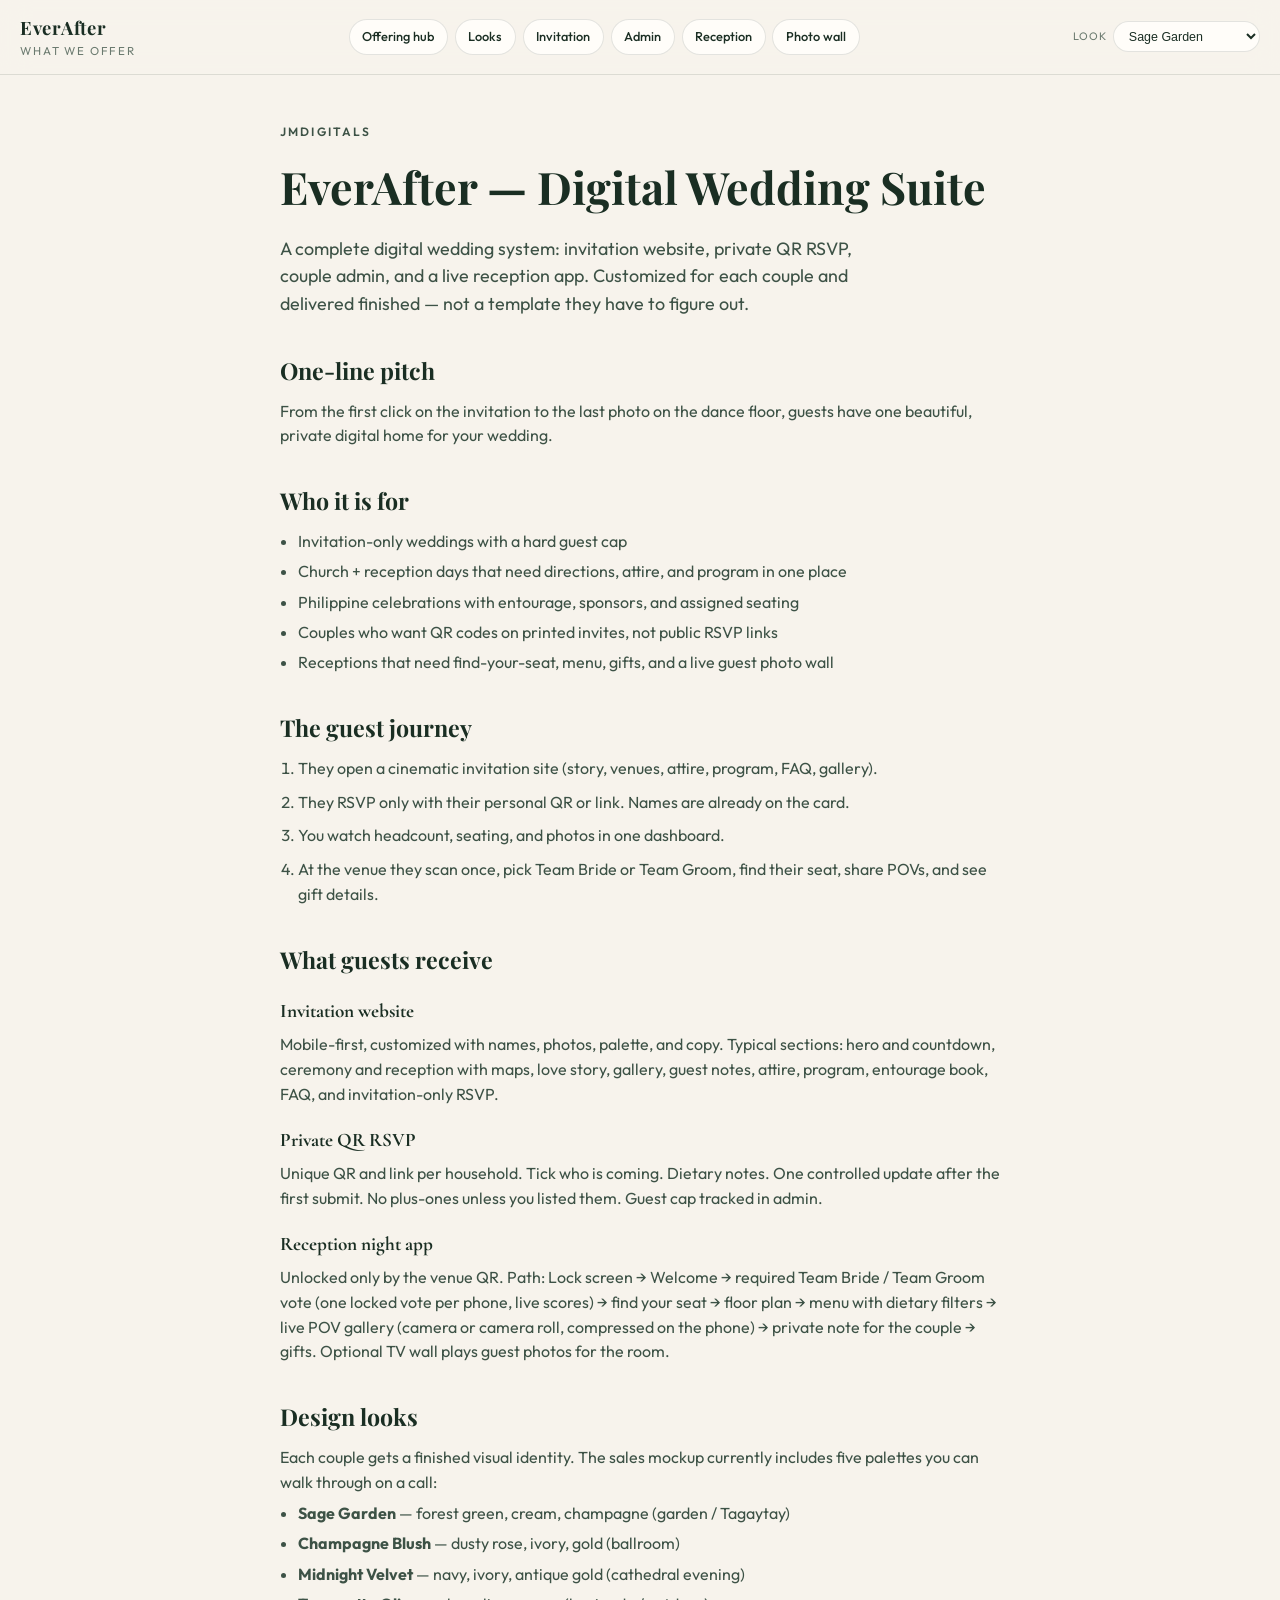
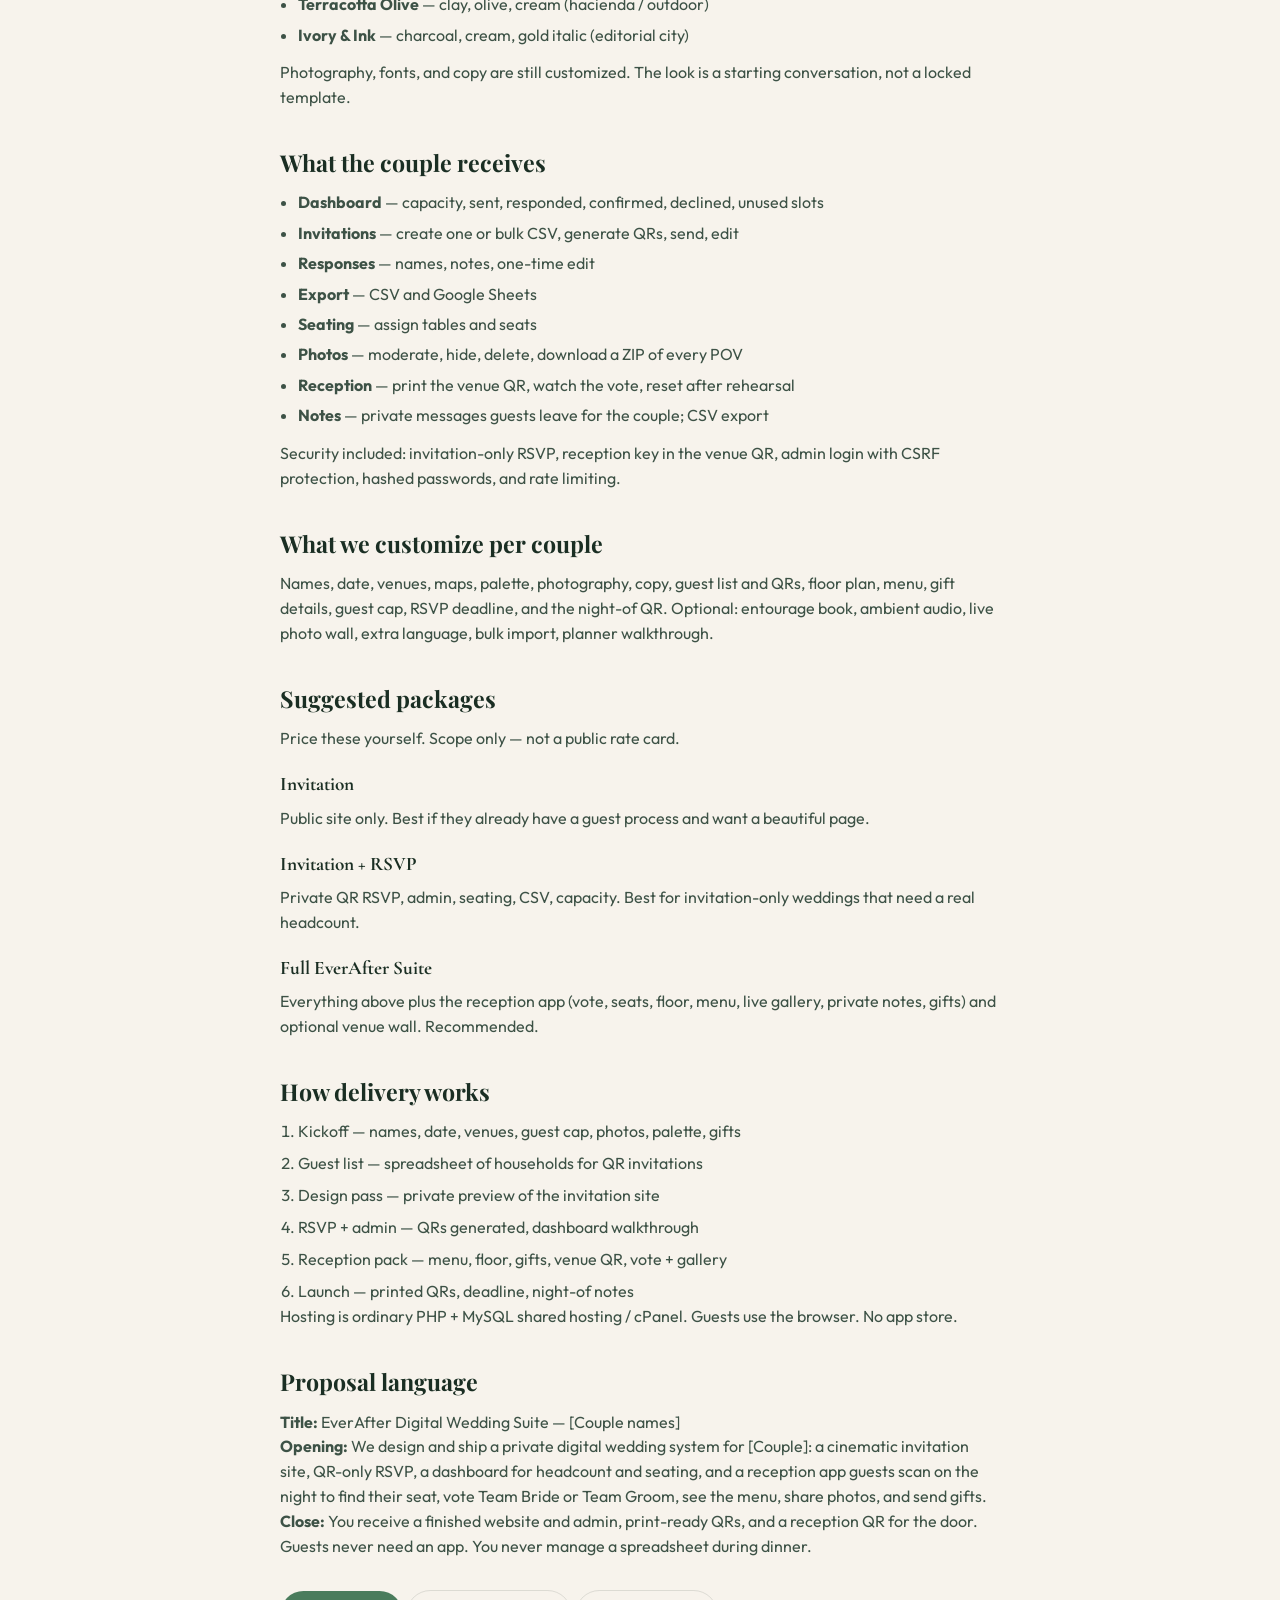
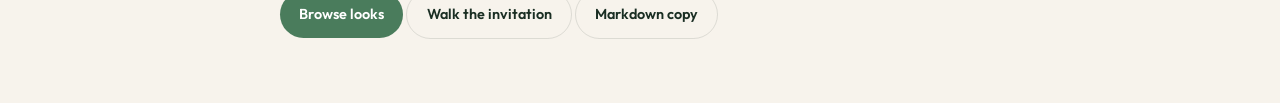
<file: offering.html>
<!DOCTYPE html>
<html lang="en">
<head>
  <meta charset="UTF-8" />
  <meta name="viewport" content="width=device-width, initial-scale=1.0" />
  <script>document.documentElement.setAttribute("data-theme", new URLSearchParams(location.search).get("theme") || localStorage.getItem("ea-theme") || "sage");</script>
  <title>What we offer — EverAfter by JMDigitals</title>
  <link rel="stylesheet" href="assets/mockup.css" />
  <link rel="stylesheet" href="assets/themes.css" />
  <style>
    .brief { max-width: 720px; }
    .brief h1 { font-family: var(--font-display); font-size: clamp(2rem, 4vw, 2.8rem); margin: 0.3rem 0 0.8rem; }
    .brief h2 { font-family: var(--font-display); font-size: 1.45rem; margin: 2.2rem 0 0.6rem; }
    .brief h3 { font-family: var(--font-serif); font-size: 1.2rem; margin: 1.2rem 0 0.35rem; }
    .brief p, .brief li { color: var(--ink-soft); }
    .brief ul { padding-left: 1.15rem; display: grid; gap: 0.35rem; margin: 0.4rem 0 0.8rem; }
    .brief .lede { font-size: 1.12rem; }
  </style>
</head>
<body>
  <header class="hub-bar">
    <a class="hub-brand" href="index.html">
      <strong>EverAfter</strong>
      <span>What we offer</span>
    </a>
    <nav class="hub-nav">
      <a href="index.html">Offering hub</a>
      <a href="designs.html">Looks</a>
      <a href="invitation.html">Invitation</a>
      <a href="admin.html">Admin</a>
      <a href="reception.html">Reception</a>
      <a href="wall.html">Photo wall</a>
    </nav>
    <div class="theme-switch">
      <label for="theme-select">Look</label>
      <select id="theme-select">
        <option value="sage">Sage Garden</option>
        <option value="blush">Champagne Blush</option>
        <option value="navy">Midnight Velvet</option>
        <option value="terra">Terracotta Olive</option>
        <option value="ink">Ivory &amp; Ink</option>
      </select>
    </div>
  </header>

  <article class="wrap brief" style="padding: 3rem 0 4rem">
    <p class="eyebrow">JMDigitals</p>
    <h1>EverAfter — Digital Wedding Suite</h1>
    <p class="lede">A complete digital wedding system: invitation website, private QR RSVP, couple admin, and a live reception app. Customized for each couple and delivered finished — not a template they have to figure out.</p>

    <h2>One-line pitch</h2>
    <p>From the first click on the invitation to the last photo on the dance floor, guests have one beautiful, private digital home for your wedding.</p>

    <h2>Who it is for</h2>
    <ul>
      <li>Invitation-only weddings with a hard guest cap</li>
      <li>Church + reception days that need directions, attire, and program in one place</li>
      <li>Philippine celebrations with entourage, sponsors, and assigned seating</li>
      <li>Couples who want QR codes on printed invites, not public RSVP links</li>
      <li>Receptions that need find-your-seat, menu, gifts, and a live guest photo wall</li>
    </ul>

    <h2>The guest journey</h2>
    <ol style="padding-left:1.15rem;display:grid;gap:0.55rem;color:var(--ink-soft)">
      <li>They open a cinematic invitation site (story, venues, attire, program, FAQ, gallery).</li>
      <li>They RSVP only with their personal QR or link. Names are already on the card.</li>
      <li>You watch headcount, seating, and photos in one dashboard.</li>
      <li>At the venue they scan once, pick Team Bride or Team Groom, find their seat, share POVs, and see gift details.</li>
    </ol>

    <h2>What guests receive</h2>
    <h3>Invitation website</h3>
    <p>Mobile-first, customized with names, photos, palette, and copy. Typical sections: hero and countdown, ceremony and reception with maps, love story, gallery, guest notes, attire, program, entourage book, FAQ, and invitation-only RSVP.</p>
    <h3>Private QR RSVP</h3>
    <p>Unique QR and link per household. Tick who is coming. Dietary notes. One controlled update after the first submit. No plus-ones unless you listed them. Guest cap tracked in admin.</p>
    <h3>Reception night app</h3>
    <p>Unlocked only by the venue QR. Path: Lock screen → Welcome → required Team Bride / Team Groom vote (one locked vote per phone, live scores) → find your seat → floor plan → menu with dietary filters → live POV gallery (camera or camera roll, compressed on the phone) → private note for the couple → gifts. Optional TV wall plays guest photos for the room.</p>

    <h2>Design looks</h2>
    <p>Each couple gets a finished visual identity. The sales mockup currently includes five palettes you can walk through on a call:</p>
    <ul>
      <li><strong>Sage Garden</strong> — forest green, cream, champagne (garden / Tagaytay)</li>
      <li><strong>Champagne Blush</strong> — dusty rose, ivory, gold (ballroom)</li>
      <li><strong>Midnight Velvet</strong> — navy, ivory, antique gold (cathedral evening)</li>
      <li><strong>Terracotta Olive</strong> — clay, olive, cream (hacienda / outdoor)</li>
      <li><strong>Ivory &amp; Ink</strong> — charcoal, cream, gold italic (editorial city)</li>
    </ul>
    <p>Photography, fonts, and copy are still customized. The look is a starting conversation, not a locked template.</p>

    <h2>What the couple receives</h2>
    <ul>
      <li><strong>Dashboard</strong> — capacity, sent, responded, confirmed, declined, unused slots</li>
      <li><strong>Invitations</strong> — create one or bulk CSV, generate QRs, send, edit</li>
      <li><strong>Responses</strong> — names, notes, one-time edit</li>
      <li><strong>Export</strong> — CSV and Google Sheets</li>
      <li><strong>Seating</strong> — assign tables and seats</li>
      <li><strong>Photos</strong> — moderate, hide, delete, download a ZIP of every POV</li>
      <li><strong>Reception</strong> — print the venue QR, watch the vote, reset after rehearsal</li>
      <li><strong>Notes</strong> — private messages guests leave for the couple; CSV export</li>
    </ul>
    <p>Security included: invitation-only RSVP, reception key in the venue QR, admin login with CSRF protection, hashed passwords, and rate limiting.</p>

    <h2>What we customize per couple</h2>
    <p>Names, date, venues, maps, palette, photography, copy, guest list and QRs, floor plan, menu, gift details, guest cap, RSVP deadline, and the night-of QR. Optional: entourage book, ambient audio, live photo wall, extra language, bulk import, planner walkthrough.</p>

    <h2>Suggested packages</h2>
    <p>Price these yourself. Scope only — not a public rate card.</p>
    <h3>Invitation</h3>
    <p>Public site only. Best if they already have a guest process and want a beautiful page.</p>
    <h3>Invitation + RSVP</h3>
    <p>Private QR RSVP, admin, seating, CSV, capacity. Best for invitation-only weddings that need a real headcount.</p>
    <h3>Full EverAfter Suite</h3>
    <p>Everything above plus the reception app (vote, seats, floor, menu, live gallery, private notes, gifts) and optional venue wall. Recommended.</p>

    <h2>How delivery works</h2>
    <ol style="padding-left:1.15rem;display:grid;gap:0.45rem;color:var(--ink-soft)">
      <li>Kickoff — names, date, venues, guest cap, photos, palette, gifts</li>
      <li>Guest list — spreadsheet of households for QR invitations</li>
      <li>Design pass — private preview of the invitation site</li>
      <li>RSVP + admin — QRs generated, dashboard walkthrough</li>
      <li>Reception pack — menu, floor, gifts, venue QR, vote + gallery</li>
      <li>Launch — printed QRs, deadline, night-of notes</li>
    </ol>
    <p>Hosting is ordinary PHP + MySQL shared hosting / cPanel. Guests use the browser. No app store.</p>

    <h2>Proposal language</h2>
    <p><strong>Title:</strong> EverAfter Digital Wedding Suite — [Couple names]</p>
    <p><strong>Opening:</strong> We design and ship a private digital wedding system for [Couple]: a cinematic invitation site, QR-only RSVP, a dashboard for headcount and seating, and a reception app guests scan on the night to find their seat, vote Team Bride or Team Groom, see the menu, share photos, and send gifts.</p>
    <p><strong>Close:</strong> You receive a finished website and admin, print-ready QRs, and a reception QR for the door. Guests never need an app. You never manage a spreadsheet during dinner.</p>

    <p style="margin-top:2rem"><a class="btn btn-primary" href="designs.html">Browse looks</a> <a class="btn btn-ghost" href="invitation.html">Walk the invitation</a> <a class="btn btn-ghost" href="OFFERING.md">Markdown copy</a></p>
  </article>
  <script src="assets/mockup.js"></script>
</body>
</html>
</file>
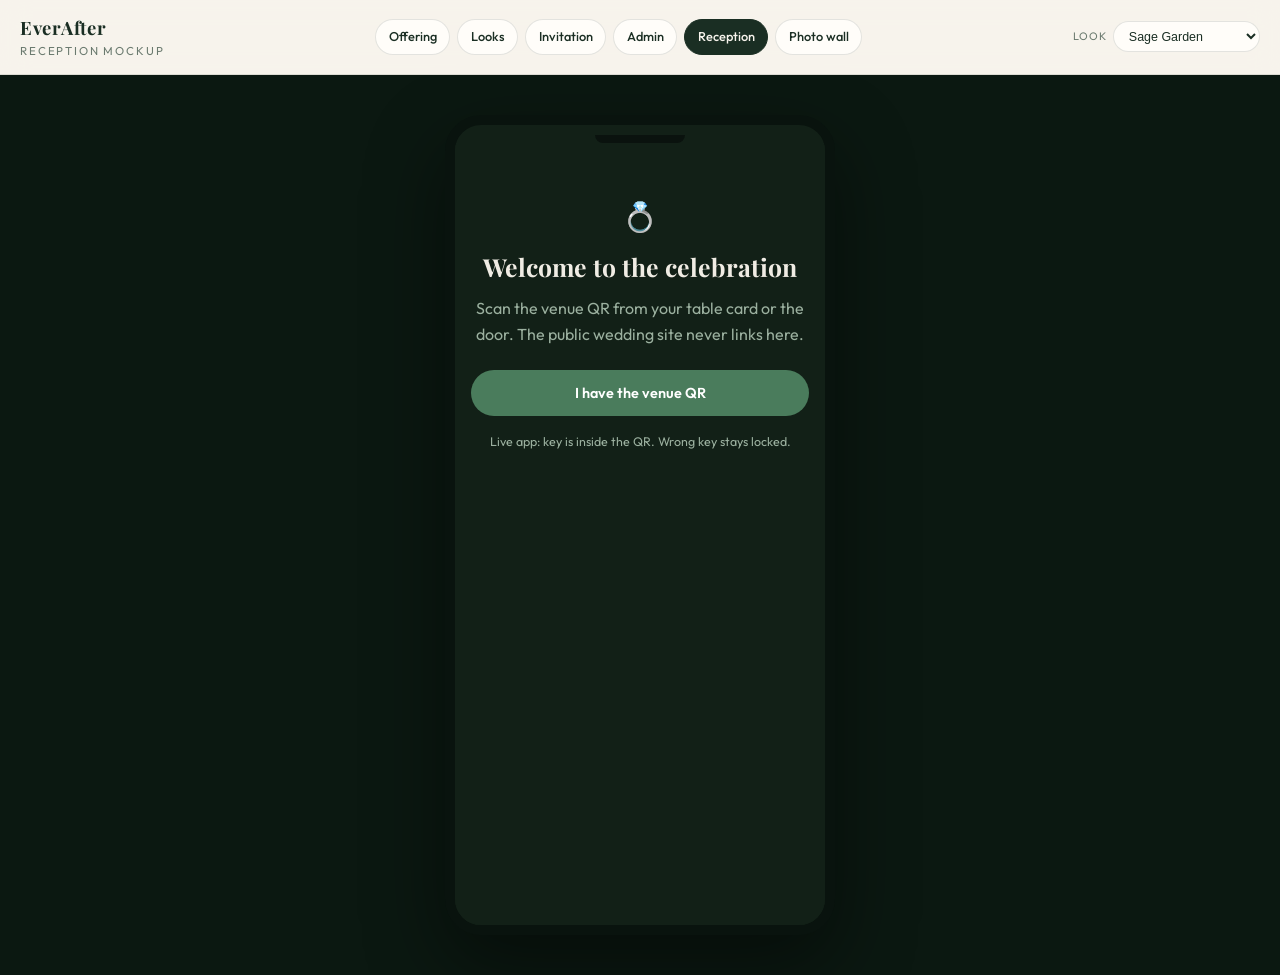
<file: reception.html>
<!DOCTYPE html>
<html lang="en">
<head>
  <meta charset="UTF-8" />
  <meta name="viewport" content="width=device-width, initial-scale=1.0" />
  <script>document.documentElement.setAttribute("data-theme", new URLSearchParams(location.search).get("theme") || localStorage.getItem("ea-theme") || "sage");</script>
  <title>Reception mockup — EverAfter</title>
  <link rel="stylesheet" href="assets/mockup.css" />
  <link rel="stylesheet" href="assets/themes.css" />
</head>
<body data-page-title="Reception — {names}">
  <header class="hub-bar">
    <a class="hub-brand" href="index.html">
      <strong>EverAfter</strong>
      <span>Reception mockup</span>
    </a>
    <nav class="hub-nav">
      <a href="index.html">Offering</a>
      <a href="designs.html">Looks</a>
      <a href="invitation.html">Invitation</a>
      <a href="admin.html">Admin</a>
      <a class="is-active" href="reception.html">Reception</a>
      <a href="wall.html">Photo wall</a>
    </nav>
    <div class="theme-switch">
      <label for="theme-select">Look</label>
      <select id="theme-select">
        <option value="sage">Sage Garden</option>
        <option value="blush">Champagne Blush</option>
        <option value="navy">Midnight Velvet</option>
        <option value="terra">Terracotta Olive</option>
        <option value="ink">Ivory &amp; Ink</option>
      </select>
    </div>
  </header>

  <div class="phone-page">
    <div class="phone" aria-label="Reception app preview">
      <div class="phone-notch"><span></span></div>

      <div class="rec-overlay is-on" id="rec-lock">
        <div class="rec-lock-card">
          <p class="rec-gem" aria-hidden="true">💍</p>
          <h2 style="font-family:var(--font-display);font-size:1.55rem;margin:0.6rem 0">Welcome to the celebration</h2>
          <p style="color:var(--rec-muted);line-height:1.6">Scan the venue QR from your table card or the door. The public wedding site never links here.</p>
          <button class="btn btn-primary" type="button" id="rec-unlock" style="width:100%;margin-top:1.4rem">I have the venue QR</button>
          <p style="margin-top:1rem;font-size:0.78rem;color:var(--rec-muted)">Live app: key is inside the QR. Wrong key stays locked.</p>
        </div>
      </div>

      <div class="rec-overlay" id="rec-welcome">
        <div class="rec-welcome-card">
          <p class="rec-gem" aria-hidden="true">💍</p>
          <p class="eyebrow" style="color:var(--gold)" data-copy="names">Sofia &amp; Gabriel</p>
          <h2 style="font-family:var(--font-display);font-size:1.6rem;margin:0.4rem 0 0.8rem">Welcome to our wedding reception</h2>
          <div class="ornament" aria-hidden="true"><span></span><i></i><span></span></div>
          <p style="color:var(--rec-muted);line-height:1.65">We're so happy you're here. Continue to pick a team — then we'll help you find your seat.</p>
          <button class="btn btn-primary" type="button" id="rec-welcome-cta" style="width:100%;margin-top:1.6rem">Continue</button>
        </div>
      </div>

      <div class="rec-overlay" id="rec-vote">
        <div class="rec-head">
          <p>Pick a side</p>
          <h1>Team Bride or Team Groom?</h1>
        </div>
        <p style="color:var(--rec-muted);font-size:0.9rem;margin-bottom:1rem">One vote per phone. Your first vote is final on this device.</p>
        <div class="choice">
          <button type="button" class="bride" data-team="bride">
            <strong>Team Bride</strong>
            <span data-copy="bride">Sofia</span>
          </button>
          <button type="button" class="groom" data-team="groom">
            <strong>Team Groom</strong>
            <span data-copy="groom">Gabriel</span>
          </button>
        </div>
        <p id="vote-status" style="margin:0.9rem 0 0;color:#e8ca7a;font-size:0.88rem"></p>
        <div id="vote-results" class="hidden">
          <div class="bar" aria-hidden="true"><i class="b"></i><i class="g"></i></div>
          <p style="display:flex;justify-content:space-between;font-size:0.88rem"><span>Bride 48</span><span>Groom 41</span></p>
          <button class="btn btn-primary" type="button" id="rec-find-seat" style="width:100%;margin-top:1.1rem">Find my seat</button>
        </div>
      </div>

      <section class="rec-screen" id="rec-search">
        <div class="rec-head">
          <p data-copy="names">Sofia &amp; Gabriel</p>
          <h1>Find your seat</h1>
        </div>
        <p style="color:var(--rec-muted);font-size:0.88rem">Your table is shown only after you search your name.</p>
        <input class="search" id="guest-search" type="search" placeholder="Type your name" autocomplete="off" />
        <div id="search-out"></div>
      </section>

      <section class="rec-screen" id="rec-floor">
        <div class="rec-head"><p>Reception</p><h1>Floor plan</h1></div>
        <p style="color:var(--rec-muted);font-size:0.88rem">Pinch to zoom. Drag to pan. Tap a table for the guest list.</p>
        <div class="floor-mock">
          <span style="position:absolute;left:18%;top:22%;width:44px;height:44px;border-radius:50%;background:var(--sage);display:grid;place-items:center;font-size:0.8rem">4</span>
          <span style="position:absolute;left:58%;top:40%;width:44px;height:44px;border-radius:50%;background:var(--sage);display:grid;place-items:center;font-size:0.8rem">7</span>
          <span style="position:absolute;left:38%;top:62%;width:44px;height:44px;border-radius:50%;background:var(--gold);color:var(--ink);display:grid;place-items:center;font-size:0.7rem">You</span>
          <span style="position:absolute;left:8%;bottom:12%;font-size:0.68rem;letter-spacing:0.08em;text-transform:uppercase;color:var(--rec-muted)">Entrance</span>
          <span style="position:absolute;right:10%;top:10%;font-size:0.68rem;letter-spacing:0.08em;text-transform:uppercase;color:var(--rec-muted)">Stage</span>
        </div>
      </section>

      <section class="rec-screen" id="rec-menu">
        <div class="rec-head"><p>Reception</p><h1>Tonight's menu</h1></div>
        <div class="menu-filters">
          <button type="button" class="is-on" data-filter="all">All</button>
          <button type="button" data-filter="gf">GF</button>
          <button type="button" data-filter="v">V</button>
        </div>
        <div class="menu-item" data-tag="v gf"><strong>Garden greens</strong><br /><small>Champagne vinaigrette · V · GF</small></div>
        <div class="menu-item" data-tag="gf"><strong>Herb-crusted beef</strong><br /><small>Truffle potato · GF</small></div>
        <div class="menu-item" data-tag="gf"><strong>Pan-seared salmon</strong><br /><small>Citrus beurre blanc · GF</small></div>
        <div class="menu-item" data-tag="v"><strong>Wild mushroom risotto</strong><br /><small>Parmesan crisp · V</small></div>
        <div class="menu-item" data-tag="gf"><strong>Vanilla bean panna cotta</strong><br /><small>Passionfruit · GF</small></div>
      </section>

      <section class="rec-screen" id="rec-photos">
        <div class="rec-head"><p>Reception</p><h1>Live gallery</h1></div>
        <p style="color:var(--rec-muted);font-size:0.88rem">Photos compress on the phone to WebP before they upload. Name and table are optional.</p>
        <div class="rec-upload">
          <p style="font-size:0.85rem;color:var(--rec-muted)">Drop photos here or tap to upload</p>
          <div class="row">
            <input class="search" type="text" placeholder="Your name" style="margin:0" />
            <input class="search" type="number" placeholder="Table #" style="margin:0" />
          </div>
          <div class="row">
            <button class="btn btn-primary" type="button" id="photo-snap">Snap your POV</button>
            <button class="btn btn-ghost" type="button" id="photo-gallery-btn" style="color:#f0ece4;border-color:rgba(255,255,255,0.2)">From gallery</button>
          </div>
        </div>
        <p style="font-size:0.78rem;color:var(--gold);margin:0.4rem 0 0.6rem">✨ Real-time POV feed</p>
        <div class="pov">
          <img src="assets/photos/pov-01.jpg" alt="" />
          <img src="assets/photos/pov-02.jpg" alt="" />
          <img src="assets/photos/pov-03.jpg" alt="" />
          <img src="assets/photos/pov-04.jpg" alt="" />
        </div>
      </section>

      <section class="rec-screen" id="rec-notes">
        <div class="rec-head"><p>Reception</p><h1>Message for the couple</h1></div>
        <p style="color:var(--rec-muted);font-size:0.88rem">Leave a private note. Only the couple and admin can read it — guests cannot browse other messages.</p>
        <form class="rec-note" id="couple-message-form">
          <input class="search" type="text" required placeholder="Your name" maxlength="128" />
          <textarea required maxlength="1000" placeholder="Write your wishes for the newlyweds…"></textarea>
          <button class="btn btn-primary" type="submit" style="width:100%">Send to the couple</button>
        </form>
        <div id="couple-message-done" class="hidden" style="margin-top:1rem;color:#e8ca7a">
          <strong>Sent.</strong> Thank you — they will read this after the night.
        </div>
      </section>

      <section class="rec-screen" id="rec-gifts">
        <div class="rec-head"><p>Reception</p><h1>Wedding gifts</h1></div>
        <div class="gift">
          <div class="gift-box" id="gift-box" role="button" tabindex="0" aria-label="Open gift box"></div>
          <p id="gift-cta">Tap the box</p>
          <div id="gift-details" class="hidden" style="margin-top:1rem;text-align:left;background:var(--rec-surface);padding:1rem;border-radius:14px">
            <p><strong data-copy="bank">BDO · Sofia Reyes · 00••••••1234</strong></p>
            <p style="margin-top:0.5rem" data-copy="wallet">GCash · 09•• ••• 4567</p>
            <p style="margin-top:0.7rem;color:var(--rec-muted);font-size:0.85rem">QR codes for e-wallets appear here in the live app.</p>
          </div>
        </div>
      </section>

      <nav class="rec-tabs" aria-label="Reception sections">
        <button type="button" data-screen="rec-search">Search</button>
        <button type="button" data-screen="rec-floor">Floor</button>
        <button type="button" data-screen="rec-menu">Menu</button>
        <button type="button" data-screen="rec-photos">Photos</button>
        <button type="button" data-screen="rec-notes">Notes</button>
        <button type="button" data-screen="rec-gifts">Gifts</button>
      </nav>
    </div>
  </div>
  <script src="assets/mockup.js"></script>
</body>
</html>
</file>
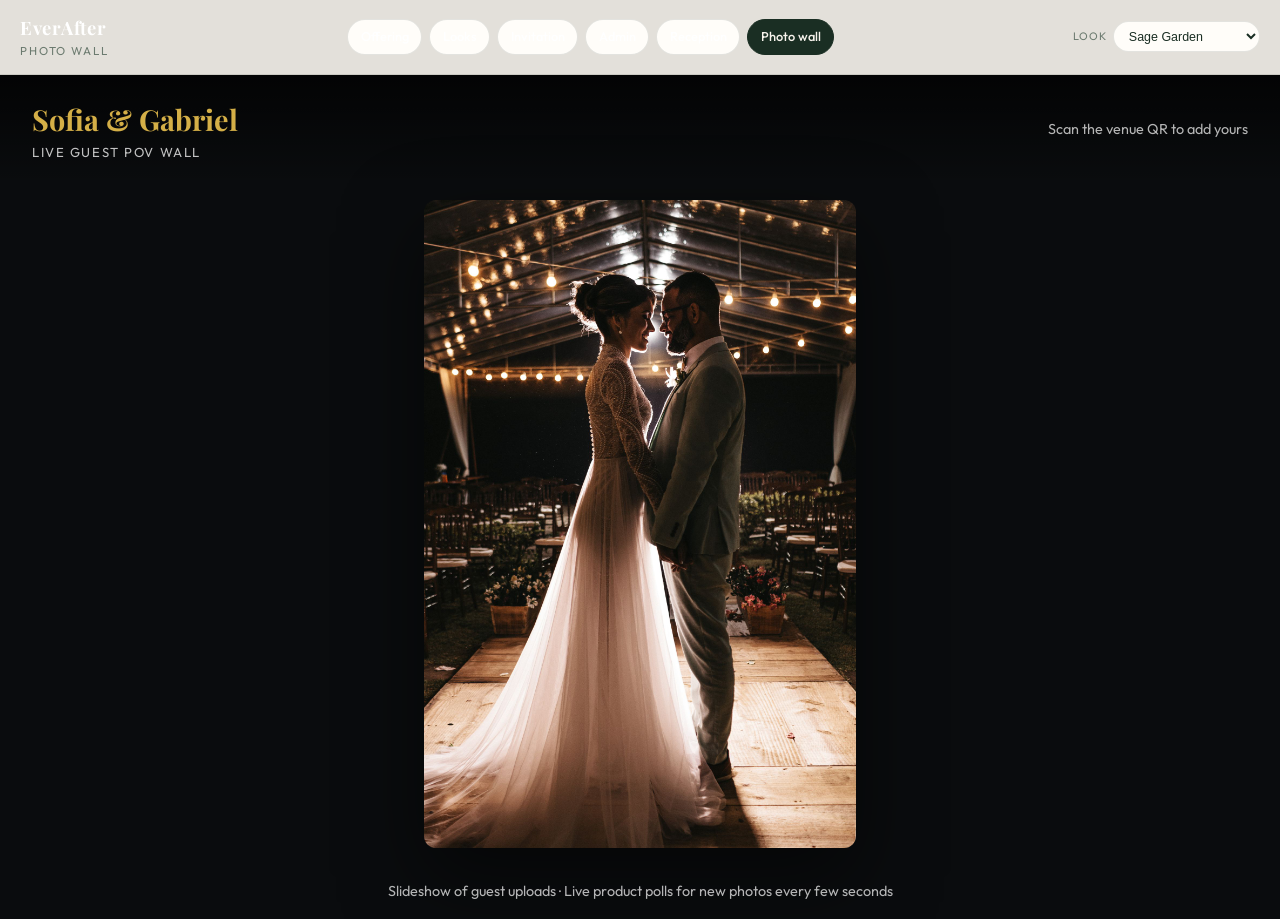
<file: wall.html>
<!DOCTYPE html>
<html lang="en">
<head>
  <meta charset="UTF-8" />
  <meta name="viewport" content="width=device-width, initial-scale=1.0" />
  <script>document.documentElement.setAttribute("data-theme", new URLSearchParams(location.search).get("theme") || localStorage.getItem("ea-theme") || "sage");</script>
  <title>Photo wall mockup — EverAfter</title>
  <link rel="stylesheet" href="assets/mockup.css" />
  <link rel="stylesheet" href="assets/themes.css" />
</head>
<body class="wall" data-page-title="Photo wall — {names}">
  <header class="hub-bar">
    <a class="hub-brand" href="index.html">
      <strong>EverAfter</strong>
      <span>Photo wall</span>
    </a>
    <nav class="hub-nav">
      <a href="index.html">Offering</a>
      <a href="designs.html">Looks</a>
      <a href="invitation.html">Invitation</a>
      <a href="admin.html">Admin</a>
      <a href="reception.html">Reception</a>
      <a class="is-active" href="wall.html">Photo wall</a>
    </nav>
    <div class="theme-switch">
      <label for="theme-select">Look</label>
      <select id="theme-select">
        <option value="sage">Sage Garden</option>
        <option value="blush">Champagne Blush</option>
        <option value="navy">Midnight Velvet</option>
        <option value="terra">Terracotta Olive</option>
        <option value="ink">Ivory &amp; Ink</option>
      </select>
    </div>
  </header>

  <div class="wall-head">
    <div>
      <h1 data-copy="names">Sofia &amp; Gabriel</h1>
      <p class="wall-subtitle" style="letter-spacing:0.12em;text-transform:uppercase;font-size:0.82rem;opacity:0.75">Live guest POV wall</p>
    </div>
    <p style="opacity:0.7;font-size:0.9rem">Scan the venue QR to add yours</p>
  </div>
  <div class="wall-stage">
    <img id="wall-photo" src="assets/photos/pov-02.jpg" alt="Guest photo on the wall" />
  </div>
  <p class="wall-cap">Slideshow of guest uploads · Live product polls for new photos every few seconds</p>
  <script src="assets/mockup.js"></script>
</body>
</html>
</file>
<file: assets/mockup.css>
@import url("https://fonts.googleapis.com/css2?family=Cinzel:wght@500;600;700&family=Cormorant+Garamond:ital,wght@0,500;0,600;0,700;1,500&family=Fraunces:ital,opsz,wght@0,9..144,500;0,9..144,700;1,9..144,500&family=Great+Vibes&family=Outfit:wght@300;400;500;600;700&family=Playfair+Display:ital,wght@0,500;0,600;0,700;1,500&display=swap");

:root {
  --ink: #1a2e23;
  --ink-soft: #3d5246;
  --muted: #6b7a6f;
  --cream: #f7f3ec;
  --paper: #fffdf9;
  --line: rgba(26, 46, 35, 0.12);
  --sage: #4a7c5c;
  --sage-deep: #2f4a39;
  --gold: #c9a87c;
  --gold-bright: #d4af47;
  --blush: #d4a5b4;
  --blush-deep: #c28b9d;
  --shadow: 0 18px 50px rgba(26, 46, 35, 0.12);
  --radius: 18px;
  --font-display: "Playfair Display", Georgia, serif;
  --font-serif: "Cormorant Garamond", Georgia, serif;
  --font-script: "Great Vibes", cursive;
  --font-body: "Outfit", system-ui, sans-serif;
  --rec-page: #0b1811;
  --rec-phone: #122017;
  --rec-surface: #1d3226;
  --rec-muted: #9bb09f;
  --hero-photo: url("photos/hero-sage.jpg");
  --hero-scrim: linear-gradient(180deg, rgba(12, 20, 16, 0.35), rgba(12, 20, 16, 0.72));
}

*, *::before, *::after { box-sizing: border-box; margin: 0; padding: 0; }
html { scroll-behavior: smooth; }
body {
  font-family: var(--font-body);
  color: var(--ink);
  background: var(--cream);
  line-height: 1.55;
  min-height: 100vh;
}
img { max-width: 100%; display: block; }
a { color: inherit; }
button, input, textarea { font: inherit; }
.wrap { width: min(1120px, calc(100% - 2rem)); margin-inline: auto; }

/* ── Hub header ── */
.hub-bar {
  position: sticky; top: 0; z-index: 50;
  display: flex; align-items: center; justify-content: space-between;
  gap: 1rem; padding: 0.85rem 1.25rem;
  background: rgba(247, 243, 236, 0.92);
  backdrop-filter: blur(14px);
  border-bottom: 1px solid var(--line);
}
.hub-brand { display: flex; flex-direction: column; text-decoration: none; }
.hub-brand strong {
  font-family: var(--font-display);
  font-size: 1.15rem; letter-spacing: 0.04em;
}
.hub-brand span { font-size: 0.72rem; letter-spacing: 0.16em; text-transform: uppercase; color: var(--muted); }
.hub-nav { display: flex; gap: 0.4rem; flex-wrap: wrap; }
.hub-nav a, .chip {
  text-decoration: none;
  font-size: 0.8rem; font-weight: 500;
  padding: 0.45rem 0.8rem; border-radius: 999px;
  border: 1px solid var(--line); background: var(--paper);
}
.hub-nav a.is-active, .hub-nav a:hover { background: var(--ink); color: var(--cream); border-color: var(--ink); }
.theme-switch {
  display: flex; align-items: center; gap: 0.35rem;
}
.theme-switch label { font-size: 0.68rem; letter-spacing: 0.1em; text-transform: uppercase; color: var(--muted); }
.theme-switch select {
  border: 1px solid var(--line); background: var(--paper); color: var(--ink);
  border-radius: 999px; padding: 0.4rem 0.7rem; font-size: 0.78rem;
}
/* ── Buttons ── */
.btn {
  display: inline-flex; align-items: center; justify-content: center; gap: 0.45rem;
  border: 0; border-radius: 999px; cursor: pointer; text-decoration: none;
  padding: 0.75rem 1.2rem; font-weight: 600; font-size: 0.9rem;
}
.btn-primary { background: var(--sage); color: #fff; }
.btn-primary:hover { background: var(--sage-deep); }
.btn-ghost { background: transparent; border: 1px solid var(--line); color: var(--ink); }
.btn-gold { background: var(--gold); color: var(--ink); }

/* ── Hub hero ── */
.hero {
  padding: 4.5rem 0 3.5rem;
  display: grid; grid-template-columns: 1.1fr 0.9fr; gap: 2.5rem; align-items: center;
}
.eyebrow {
  font-size: 0.75rem; letter-spacing: 0.18em; text-transform: uppercase;
  color: var(--sage); font-weight: 600; margin-bottom: 0.7rem;
}
.hero h1 {
  font-family: var(--font-display);
  font-size: clamp(2.4rem, 5vw, 4.1rem);
  line-height: 1.08; font-weight: 700; margin-bottom: 1rem;
}
.hero h1 em { font-style: italic; color: var(--sage); }
.lede { font-size: 1.08rem; color: var(--ink-soft); max-width: 38rem; margin-bottom: 1.6rem; }
.hero-actions { display: flex; gap: 0.7rem; flex-wrap: wrap; }
.hero-art {
  position: relative; min-height: 420px;
  border-radius: 28px; overflow: hidden; box-shadow: var(--shadow);
  background: #1a2e23;
}
.hero-art img { width: 100%; height: 100%; object-fit: cover; min-height: 420px; opacity: 0.88; }
.hero-art figcaption {
  position: absolute; left: 1.1rem; bottom: 1.1rem;
  color: #fff; font-family: var(--font-serif); font-size: 1.1rem;
  text-shadow: 0 8px 20px rgba(0,0,0,0.45);
}

/* ── Sections ── */
section { padding: 3.2rem 0; }
.section-head { max-width: 40rem; margin-bottom: 1.8rem; }
.section-head h2 {
  font-family: var(--font-display); font-size: clamp(1.7rem, 3vw, 2.3rem); margin-bottom: 0.5rem;
}
.cards { display: grid; grid-template-columns: repeat(3, 1fr); gap: 1rem; }
.card {
  background: var(--paper); border: 1px solid var(--line); border-radius: var(--radius);
  padding: 1.25rem; box-shadow: 0 8px 24px rgba(26,46,35,0.04);
}
.card h3 { font-family: var(--font-serif); font-size: 1.25rem; margin: 0.35rem 0 0.4rem; }
.card p { color: var(--ink-soft); font-size: 0.92rem; }
.card .num {
  font-size: 0.72rem; letter-spacing: 0.14em; text-transform: uppercase; color: var(--gold);
  font-weight: 700;
}

.journey { display: grid; grid-template-columns: repeat(4, 1fr); gap: 0.75rem; }
.journey article {
  background: var(--paper); border-radius: var(--radius); padding: 1.1rem;
  border: 1px solid var(--line);
}
.journey strong { display: block; font-family: var(--font-serif); font-size: 1.15rem; margin: 0.3rem 0; }
.journey span { font-size: 0.78rem; color: var(--muted); letter-spacing: 0.08em; text-transform: uppercase; }

.packages { display: grid; grid-template-columns: repeat(3, 1fr); gap: 1rem; }
.package {
  background: var(--paper); border-radius: 22px; padding: 1.4rem;
  border: 1px solid var(--line); display: flex; flex-direction: column; gap: 0.7rem;
}
.package.is-featured { background: var(--sage-deep); color: #f3ece4; border-color: var(--sage-deep); }
.package.is-featured p, .package.is-featured li { color: rgba(243,236,228,0.86); }
.package h3 { font-family: var(--font-display); font-size: 1.45rem; }
.package ul { padding-left: 1.1rem; font-size: 0.9rem; display: grid; gap: 0.35rem; }
.package .btn { margin-top: auto; }

.screens { display: grid; grid-template-columns: repeat(3, 1fr); gap: 1rem; }
.screen-link {
  display: block; text-decoration: none; border-radius: 22px; overflow: hidden;
  background: var(--ink); color: #f3ece4; min-height: 220px; position: relative;
}
.screen-link img { width: 100%; height: 220px; object-fit: cover; opacity: 0.55; }
.screen-link div { position: absolute; inset: auto 1.1rem 1.1rem; }
.screen-link h3 { font-family: var(--font-display); font-size: 1.5rem; }
.screen-link p { font-size: 0.88rem; opacity: 0.85; }

.table-wrap { overflow: auto; border: 1px solid var(--line); border-radius: var(--radius); background: var(--paper); }
table { width: 100%; border-collapse: collapse; font-size: 0.9rem; }
th, td { text-align: left; padding: 0.75rem 0.9rem; border-bottom: 1px solid var(--line); }
th { font-size: 0.72rem; letter-spacing: 0.08em; text-transform: uppercase; color: var(--muted); }
.tag { display: inline-block; font-size: 0.72rem; font-weight: 600; padding: 0.15rem 0.5rem; border-radius: 999px; }
.tag-yes { background: #dceee2; color: #245338; }
.tag-no { background: #f3e0e4; color: #7a3148; }
.tag-pending { background: #efe6d4; color: #6d5428; }

footer.hub-foot {
  padding: 2.2rem 0 2.6rem; color: var(--muted); font-size: 0.85rem;
  border-top: 1px solid var(--line); margin-top: 1rem;
}

/* ── Invitation mock ── */
.inv-hero {
  min-height: 92vh; display: grid; place-items: center; text-align: center; color: #fff;
  background: var(--hero-scrim), var(--hero-photo) center/cover;
  padding: 6rem 1.2rem 4rem;
}
.inv-hero .names { font-family: var(--font-display); font-size: clamp(2.6rem, 7vw, 5rem); line-height: 1.05; }
.amp { font-family: var(--font-serif); font-style: italic; color: var(--gold-bright); }
.inv-hero p { max-width: 28rem; margin: 1rem auto 0; opacity: 0.92; }
.countdown {
  display: flex; justify-content: center; gap: 0.7rem; margin-top: 1.6rem;
}
.countdown div {
  background: rgba(255,255,255,0.12); backdrop-filter: blur(8px);
  min-width: 72px; padding: 0.7rem 0.5rem; border-radius: 12px;
}
.countdown strong { display: block; font-size: 1.5rem; }
.countdown small { letter-spacing: 0.1em; text-transform: uppercase; font-size: 0.68rem; opacity: 0.8; }

.inv-section { padding: 4rem 0; }
.inv-section h2 { font-family: var(--font-display); font-size: 2rem; text-align: center; margin-bottom: 0.4rem; }
.inv-sub { text-align: center; color: var(--muted); margin-bottom: 1.8rem; }
.event-grid { display: grid; grid-template-columns: 1fr 1fr; gap: 1rem; }
.event-card { background: var(--paper); border-radius: var(--radius); overflow: hidden; border: 1px solid var(--line); }
.event-card img { height: 180px; width: 100%; object-fit: cover; }
.event-card div { padding: 1.1rem 1.2rem 1.3rem; }
.event-card h3 { font-family: var(--font-serif); font-size: 1.35rem; }
.moments { display: grid; grid-template-columns: repeat(3, 1fr); gap: 1rem; }
.faq details { background: var(--paper); border: 1px solid var(--line); border-radius: 12px; padding: 0.85rem 1rem; margin-bottom: 0.5rem; }
.faq summary { cursor: pointer; font-weight: 600; }
.faq p { margin-top: 0.45rem; color: var(--ink-soft); font-size: 0.92rem; }
.rsvp-box {
  max-width: 520px; margin: 0 auto; background: var(--paper); border: 1px solid var(--line);
  border-radius: 22px; padding: 1.5rem; text-align: center;
}
.party { text-align: left; display: grid; gap: 0.45rem; margin: 1rem 0; }
.party label {
  display: flex; gap: 0.6rem; align-items: center; padding: 0.65rem 0.75rem;
  border: 1px solid var(--line); border-radius: 12px; cursor: pointer;
}
.hidden { display: none !important; }
.ok-card { color: var(--sage-deep); }

/* ── Admin mock ── */
.admin { background: #eef2ee; min-height: 100vh; }
.admin-top {
  display: flex; justify-content: space-between; align-items: center;
  padding: 1rem 1.25rem; background: #fff; border-bottom: 1px solid var(--line);
}
.admin-layout { display: grid; grid-template-columns: 200px 1fr; min-height: calc(100vh - 64px); }
.admin-side { background: #f7faf7; border-right: 1px solid var(--line); padding: 0.8rem; }
.admin-side button {
  display: block; width: 100%; text-align: left; background: transparent; border: 0;
  padding: 0.65rem 0.75rem; border-radius: 10px; cursor: pointer; color: var(--ink-soft);
}
.admin-side button.is-on { background: var(--sage); color: #fff; }
.admin-main { padding: 1.2rem; }
.kpis { display: grid; grid-template-columns: repeat(4, 1fr); gap: 0.7rem; margin-bottom: 1rem; }
.kpi { background: #fff; border-radius: 14px; padding: 0.9rem; border: 1px solid var(--line); }
.kpi small { color: var(--muted); font-size: 0.72rem; letter-spacing: 0.08em; text-transform: uppercase; }
.kpi strong { display: block; font-size: 1.7rem; margin-top: 0.2rem; }
.panel { display: none; }
.panel.is-on { display: block; }
.progress { height: 8px; background: #dde5de; border-radius: 99px; overflow: hidden; margin: 0.6rem 0 1rem; }
.progress span { display: block; height: 100%; width: 64%; background: var(--sage); }
.vote-row { display: grid; grid-template-columns: 1fr 1fr; gap: 0.8rem; margin-top: 0.8rem; }
.vote-pill { padding: 1rem; border-radius: 14px; color: #fff; }
.vote-pill.bride { background: var(--blush-deep); }
.vote-pill.groom { background: var(--sage); }
.photo-grid { display: grid; grid-template-columns: repeat(4, 1fr); gap: 0.5rem; }
.photo-grid img { height: 110px; width: 100%; object-fit: cover; border-radius: 10px; }

/* ── Reception phone ── */
.phone-page { min-height: 100vh; background: var(--rec-page); display: grid; place-items: center; padding: 1.2rem; }
.phone {
  width: min(390px, 100%); height: min(820px, 92vh);
  background: var(--rec-phone); border: 10px solid color-mix(in srgb, var(--rec-page) 80%, #000);
  border-radius: 36px;
  overflow: hidden; position: relative; color: #f0ece4;
  box-shadow: 0 30px 80px rgba(0,0,0,0.45);
}
.phone-notch {
  height: 18px; display: flex; justify-content: center; align-items: end;
}
.phone-notch span { width: 90px; height: 8px; background: #0a120e; border-radius: 0 0 8px 8px; }
.rec-screen { position: absolute; inset: 18px 0 0; display: none; overflow: auto; padding: 1.1rem 1rem 4.6rem; }
.rec-screen.is-on { display: block; }
.rec-head { text-align: center; margin-bottom: 1rem; }
.rec-head p { font-family: var(--font-serif); letter-spacing: 0.14em; text-transform: uppercase; font-size: 0.78rem; color: #9bb09f; }
.rec-head h1 { font-family: var(--font-display); font-size: 1.55rem; }
.rec-tabs {
  position: absolute; left: 0; right: 0; bottom: 0; z-index: 3;
  display: flex; background: color-mix(in srgb, var(--rec-phone) 88%, #000);
  border-top: 1px solid rgba(255,255,255,0.08);
}
.rec-tabs button {
  flex: 1; background: none; border: 0; color: #7a8f80; padding: 0.65rem 0 0.8rem;
  font-size: 0.56rem; letter-spacing: 0.03em; text-transform: uppercase; cursor: pointer;
}
.rec-tabs button.is-on { color: #e8ca7a; }
.choice { display: grid; gap: 0.7rem; }
.choice button {
  border: 1px solid rgba(212,165,180,0.35); background: var(--rec-surface); color: #f0ece4;
  border-radius: 18px; padding: 1.1rem; cursor: pointer; text-align: left;
}
.choice button span { display: block; font-size: 0.8rem; color: #b8c4bc; }
.choice .bride { border-color: rgba(212,165,180,0.7); }
.choice .groom { border-color: rgba(74,124,92,0.7); }
.search {
  width: 100%; padding: 0.8rem 0.9rem; border-radius: 12px; border: 1px solid rgba(255,255,255,0.12);
  background: var(--rec-surface); color: #f0ece4; margin: 0.6rem 0;
}
.seat-card {
  background: var(--rec-surface); border-radius: 14px; padding: 0.85rem; margin-top: 0.6rem;
  display: flex; justify-content: space-between; align-items: center;
}
.bar { display: flex; height: 10px; border-radius: 99px; overflow: hidden; margin: 0.8rem 0; }
.bar i { display: block; height: 100%; }
.bar .b { width: 54%; background: var(--blush); }
.bar .g { width: 46%; background: var(--sage); }
.menu-item { padding: 0.7rem 0; border-bottom: 1px solid rgba(107,140,120,0.2); }
.menu-item small { color: #9bb09f; }
.pov { display: grid; grid-template-columns: 1fr 1fr; gap: 0.4rem; margin-top: 0.6rem; }
.pov img { height: 110px; width: 100%; object-fit: cover; border-radius: 10px; }
.gift { text-align: center; padding: 1.4rem 0.5rem; }
.gift-box {
  width: 120px; height: 90px; margin: 0 auto 1rem; background: var(--blush-deep);
  border-radius: 8px; position: relative; cursor: pointer;
}
.gift-box::before {
  content: ""; position: absolute; left: 0; right: 0; height: 28px; top: -8px;
  background: var(--gold); border-radius: 8px 8px 0 0;
}

@media (max-width: 900px) {
  .hero, .cards, .journey, .packages, .screens, .event-grid, .moments, .kpis, .admin-layout, .photo-grid, .vote-row {
    grid-template-columns: 1fr;
  }
  .hub-bar { flex-wrap: wrap; }
  .hub-nav { display: flex; overflow-x: auto; max-width: 100%; }
  .admin-layout { grid-template-columns: 1fr; }
  .details-grid, .program-timelines, .looks, .swatches { grid-template-columns: 1fr; }
}

/* ── Site header on invitation ── */
.site-header {
  display: flex; align-items: center; justify-content: space-between;
  padding: 0.9rem 1.25rem; background: color-mix(in srgb, var(--paper) 88%, transparent);
  backdrop-filter: blur(12px); border-bottom: 1px solid var(--line);
}
.site-logo {
  font-family: var(--font-script); font-size: 1.55rem; text-decoration: none; color: var(--ink);
}
html[data-theme="ink"] .site-logo,
html[data-theme="navy"] .site-logo { font-family: var(--font-display); font-size: 1.05rem; letter-spacing: 0.14em; text-transform: uppercase; }
.site-nav { display: flex; gap: 0.15rem; flex-wrap: wrap; list-style: none; }
.site-nav a {
  text-decoration: none; font-size: 0.72rem; letter-spacing: 0.08em; text-transform: uppercase;
  padding: 0.4rem 0.65rem; border-radius: 999px; color: var(--ink-soft);
}
.site-nav a:hover, .site-nav a.is-on { background: var(--sage); color: #fff; }

/* ── Details, attire, program ── */
.details-grid { display: grid; grid-template-columns: repeat(3, 1fr); gap: 0.8rem; }
.detail-chip {
  display: flex; gap: 0.75rem; background: var(--paper); border: 1px solid var(--line);
  border-radius: var(--radius); padding: 1rem;
}
.detail-chip h4 { font-family: var(--font-serif); font-size: 1.05rem; margin-bottom: 0.2rem; }
.detail-chip p { font-size: 0.86rem; color: var(--ink-soft); }
.detail-chip svg { flex: 0 0 22px; width: 22px; height: 22px; color: var(--sage); margin-top: 0.15rem; }
.page-grid { display: grid; grid-template-columns: 1fr 1fr; gap: 1rem; }
.program-timelines { display: grid; grid-template-columns: 1fr 1fr; gap: 1rem; }
.program-panel { background: var(--paper); border: 1px solid var(--line); border-radius: var(--radius); padding: 1.2rem; }
.program-panel h3 { font-family: var(--font-display); margin-bottom: 0.8rem; }
.program-list { list-style: none; display: grid; gap: 0.7rem; }
.program-list li { display: grid; grid-template-columns: 5.5rem 1fr; gap: 0.6rem; font-size: 0.92rem; }
.program-list time { color: var(--sage); font-weight: 600; font-size: 0.82rem; }
.ornament { display: flex; align-items: center; gap: 0.6rem; justify-content: center; margin: 0.4rem 0 1.2rem; }
.ornament span { height: 1px; width: 48px; background: var(--gold); }
.ornament i { width: 8px; height: 8px; border-radius: 50%; background: var(--gold); display: block; }

/* ── Gallery marquee ── */
.marquee { overflow: hidden; mask-image: linear-gradient(90deg, transparent, #000 8%, #000 92%, transparent); }
.marquee-track { display: flex; gap: 0.6rem; width: max-content; animation: marquee 32s linear infinite; }
.marquee-track.reverse { animation-direction: reverse; }
.marquee-track img { width: 180px; height: 120px; object-fit: cover; border-radius: 12px; }
@keyframes marquee { to { transform: translateX(-50%); } }

/* ── Entourage book ── */
.book-viewer { max-width: 420px; margin: 0 auto; text-align: center; }
.book-frame {
  aspect-ratio: 3/4; border-radius: 8px 18px 18px 8px; overflow: hidden;
  box-shadow: var(--shadow); background: #222; position: relative;
}
.book-frame img { width: 100%; height: 100%; object-fit: cover; }
.book-controls { display: flex; justify-content: center; align-items: center; gap: 1rem; margin-top: 0.8rem; }
.book-controls button {
  width: 40px; height: 40px; border-radius: 50%; border: 1px solid var(--line);
  background: var(--paper); cursor: pointer;
}

/* ── Design looks ── */
.looks { display: grid; grid-template-columns: repeat(2, 1fr); gap: 1rem; }
.look {
  display: block; text-decoration: none; border-radius: 22px; overflow: hidden;
  min-height: 280px; position: relative; color: #fff; border: 1px solid var(--line);
}
.look img { width: 100%; height: 280px; object-fit: cover; }
.look .look-body {
  position: absolute; inset: auto 0 0; padding: 1.2rem 1.15rem 1.3rem;
  background: linear-gradient(transparent, rgba(0,0,0,0.78));
}
.look h3 { font-family: var(--font-display); font-size: 1.55rem; }
.look p { font-size: 0.88rem; opacity: 0.9; }
.swatches { display: flex; gap: 0.35rem; margin: 0.45rem 0 0.3rem; }
.swatch { width: 18px; height: 18px; border-radius: 50%; border: 1px solid rgba(255,255,255,0.45); }
.look-meta { font-size: 0.75rem; letter-spacing: 0.1em; text-transform: uppercase; opacity: 0.8; }

/* ── Reception extras ── */
.rec-overlay {
  position: absolute; inset: 18px 0 0; display: none; padding: 1.2rem 1rem;
  background: var(--rec-phone); z-index: 6; overflow: auto;
}
.rec-overlay.is-on { display: block; }
.rec-lock-card, .rec-welcome-card { text-align: center; padding-top: 2rem; }
.rec-gem { font-size: 1.8rem; }
.rec-upload {
  border: 1px dashed rgba(255,255,255,0.2); border-radius: 14px; padding: 0.9rem;
  text-align: center; background: var(--rec-surface); margin: 0.7rem 0;
}
.rec-upload .row { display: grid; grid-template-columns: 1fr 1fr; gap: 0.45rem; margin-top: 0.55rem; }
.rec-note textarea {
  width: 100%; min-height: 110px; border-radius: 12px; border: 1px solid rgba(255,255,255,0.12);
  background: var(--rec-surface); color: #f0ece4; padding: 0.7rem; margin: 0.4rem 0;
}
.menu-filters { display: flex; gap: 0.35rem; flex-wrap: wrap; margin: 0.5rem 0 0.8rem; }
.menu-filters button {
  border: 1px solid rgba(255,255,255,0.16); background: transparent; color: #d8d0c4;
  border-radius: 999px; padding: 0.3rem 0.65rem; font-size: 0.72rem; cursor: pointer;
}
.menu-filters button.is-on { background: var(--gold); color: var(--ink); border-color: var(--gold); }
.toast {
  position: fixed; bottom: 1.2rem; left: 50%; transform: translateX(-50%);
  background: var(--ink); color: var(--cream); padding: 0.65rem 1rem; border-radius: 999px;
  font-size: 0.82rem; z-index: 80; display: none;
}
.toast.is-on { display: block; }
.rec-tabs button { min-width: 0; }
.floor-mock {
  margin-top: 1rem; height: 280px; border-radius: 16px; background: var(--rec-surface);
  position: relative; border: 1px solid rgba(255,255,255,0.1);
}

/* ── Photo wall ── */
.wall {
  min-height: 100vh; background: #0a0c0e; color: #fff; display: flex; flex-direction: column;
}
.wall-head {
  display: flex; justify-content: space-between; align-items: center;
  padding: 1.4rem 2rem; background: linear-gradient(to bottom, rgba(0,0,0,0.7), transparent);
}
.wall-head h1 { font-family: var(--font-display); font-size: 1.8rem; color: var(--gold-bright); }
.wall-stage { flex: 1; display: grid; place-items: center; padding: 1rem; }
.wall-stage img {
  max-width: min(92vw, 1100px); max-height: 72vh; object-fit: contain;
  border-radius: 12px; box-shadow: 0 30px 80px rgba(0,0,0,0.5);
}
.wall-cap { text-align: center; padding: 1rem; color: rgba(255,255,255,0.7); font-size: 0.9rem; }

/* ── Admin extras ── */
.admin-actions { display: flex; gap: 0.45rem; flex-wrap: wrap; margin: 0.7rem 0; }
.msg-card {
  background: #fff; border: 1px solid var(--line); border-radius: 12px; padding: 0.85rem; margin-bottom: 0.5rem;
}
.msg-card small { color: var(--muted); }
.qr-placeholder {
  width: 160px; height: 160px; background:
    repeating-linear-gradient(90deg, #111 0 8px, #fff 8px 16px),
    repeating-linear-gradient(0deg, #111 0 8px, #fff 8px 16px);
  background-blend-mode: difference; border-radius: 8px; margin: 0.8rem 0;
}

.inv-footer-names { font-family: var(--font-script); font-size: 1.8rem; color: var(--ink); }
html[data-theme="navy"] .inv-footer-names,
html[data-theme="ink"] .inv-footer-names {
  font-family: var(--font-display); font-size: 1.15rem; letter-spacing: 0.12em; text-transform: uppercase;
}

@media (max-width: 1100px) {
  .screens, .looks, .cards { grid-template-columns: 1fr 1fr; }
}

@media (max-width: 900px) {
  .screens, .looks, .cards { grid-template-columns: 1fr; }
}

@media (max-width: 700px) {
  .site-nav { display: none; }
  .page-grid, .program-timelines { grid-template-columns: 1fr; }
}
</file>
<file: assets/themes.css>
/* EverAfter sales mockup — client design looks.
   Applied via html[data-theme]. Default is sage (Garden). */

html[data-theme="sage"] {
  --ink: #1a2e23;
  --ink-soft: #3d5246;
  --muted: #6b7a6f;
  --cream: #f7f3ec;
  --paper: #fffdf9;
  --line: rgba(26, 46, 35, 0.12);
  --sage: #4a7c5c;
  --sage-deep: #2f4a39;
  --gold: #c9a87c;
  --gold-bright: #d4af47;
  --blush: #d4a5b4;
  --blush-deep: #c28b9d;
  --shadow: 0 18px 50px rgba(26, 46, 35, 0.12);
  --rec-page: #0b1811;
  --rec-phone: #122017;
  --rec-surface: #1d3226;
  --rec-muted: #9bb09f;
  --font-display: "Playfair Display", Georgia, serif;
  --font-serif: "Cormorant Garamond", Georgia, serif;
  --font-script: "Great Vibes", cursive;
  --font-body: "Outfit", system-ui, sans-serif;
  --hero-photo: url("photos/hero-sage.jpg");
  --hero-scrim: linear-gradient(180deg, rgba(12, 20, 16, 0.28), rgba(12, 20, 16, 0.76));
  --radius: 18px;
}

html[data-theme="blush"] {
  --ink: #3d2a30;
  --ink-soft: #5c4048;
  --muted: #8a6d75;
  --cream: #fbf4f2;
  --paper: #fffaf8;
  --line: rgba(61, 42, 48, 0.12);
  --sage: #c47a8a;
  --sage-deep: #8d4e5d;
  --gold: #d4b896;
  --gold-bright: #e0c4a0;
  --blush: #e8b4c4;
  --blush-deep: #c47a8a;
  --shadow: 0 18px 50px rgba(61, 42, 48, 0.12);
  --rec-page: #2a181d;
  --rec-phone: #3a2228;
  --rec-surface: #4a2d35;
  --rec-muted: #d4b8c0;
  --font-display: "Cormorant Garamond", Georgia, serif;
  --font-serif: "Cormorant Garamond", Georgia, serif;
  --font-script: "Great Vibes", cursive;
  --font-body: "Outfit", system-ui, sans-serif;
  --hero-photo: url("photos/hero-blush.jpg");
  --hero-scrim: linear-gradient(180deg, rgba(48, 24, 32, 0.2), rgba(48, 24, 32, 0.72));
  --radius: 22px;
}

html[data-theme="navy"] {
  --ink: #15203a;
  --ink-soft: #33405c;
  --muted: #6b7590;
  --cream: #f3efe6;
  --paper: #fbf8f1;
  --line: rgba(21, 32, 58, 0.14);
  --sage: #1b2744;
  --sage-deep: #0f1730;
  --gold: #c9a66b;
  --gold-bright: #e0c48a;
  --blush: #b7c4d8;
  --blush-deep: #8a9bb8;
  --shadow: 0 18px 50px rgba(15, 23, 48, 0.16);
  --rec-page: #0b1020;
  --rec-phone: #141c32;
  --rec-surface: #1e2a48;
  --rec-muted: #a8b4cc;
  --font-display: "Cinzel", "Playfair Display", serif;
  --font-serif: "Cormorant Garamond", Georgia, serif;
  --font-script: "Great Vibes", cursive;
  --font-body: "Outfit", system-ui, sans-serif;
  --hero-photo: url("photos/hero-navy.jpg");
  --hero-scrim: linear-gradient(180deg, rgba(10, 16, 36, 0.35), rgba(10, 16, 36, 0.82));
  --radius: 10px;
}

html[data-theme="terra"] {
  --ink: #3a2a22;
  --ink-soft: #5a4336;
  --muted: #8a7364;
  --cream: #f6efe4;
  --paper: #fffaf3;
  --line: rgba(58, 42, 34, 0.13);
  --sage: #b85c38;
  --sage-deep: #7a3a22;
  --gold: #c4a35a;
  --gold-bright: #d4b56a;
  --blush: #c9b48a;
  --blush-deep: #6b7344;
  --shadow: 0 18px 50px rgba(58, 42, 34, 0.14);
  --rec-page: #1c1410;
  --rec-phone: #2a1e18;
  --rec-surface: #3a2a22;
  --rec-muted: #c4b09a;
  --font-display: "Fraunces", "Playfair Display", serif;
  --font-serif: "Cormorant Garamond", Georgia, serif;
  --font-script: "Great Vibes", cursive;
  --font-body: "Outfit", system-ui, sans-serif;
  --hero-photo: url("photos/hero-terra.jpg");
  --hero-scrim: linear-gradient(180deg, rgba(40, 24, 16, 0.25), rgba(40, 24, 16, 0.78));
  --radius: 6px;
}

html[data-theme="ink"] {
  --ink: #161616;
  --ink-soft: #3a3a3a;
  --muted: #6e6e6e;
  --cream: #f4f1ea;
  --paper: #fbfaf6;
  --line: rgba(22, 22, 22, 0.12);
  --sage: #161616;
  --sage-deep: #000;
  --gold: #c4a574;
  --gold-bright: #d4b88a;
  --blush: #d4c4b0;
  --blush-deep: #8a7a66;
  --shadow: 0 18px 50px rgba(0, 0, 0, 0.12);
  --rec-page: #0c0c0c;
  --rec-phone: #161616;
  --rec-surface: #222;
  --rec-muted: #b8b0a4;
  --font-display: "Playfair Display", Georgia, serif;
  --font-serif: "Playfair Display", Georgia, serif;
  --font-script: "Playfair Display", Georgia, serif;
  --font-body: "Outfit", system-ui, sans-serif;
  --hero-photo: url("photos/hero-ink.jpg");
  --hero-scrim: linear-gradient(180deg, rgba(0, 0, 0, 0.15), rgba(0, 0, 0, 0.72));
  --radius: 2px;
}

html[data-theme="ink"] .btn,
html[data-theme="navy"] .btn,
html[data-theme="terra"] .btn {
  border-radius: 4px;
}

html[data-theme="ink"] .hub-nav a,
html[data-theme="navy"] .hub-nav a {
  border-radius: 4px;
}

html[data-theme="blush"] .inv-hero .names {
  font-family: var(--font-script);
  font-weight: 400;
  letter-spacing: 0.02em;
}

html[data-theme="navy"] .inv-hero .names {
  letter-spacing: 0.12em;
  text-transform: uppercase;
  font-size: clamp(2.1rem, 5.4vw, 3.8rem);
}

html[data-theme="ink"] .inv-hero .names {
  font-style: italic;
  font-weight: 500;
}

html[data-theme="terra"] .inv-hero .names {
  font-weight: 500;
}
</file>
